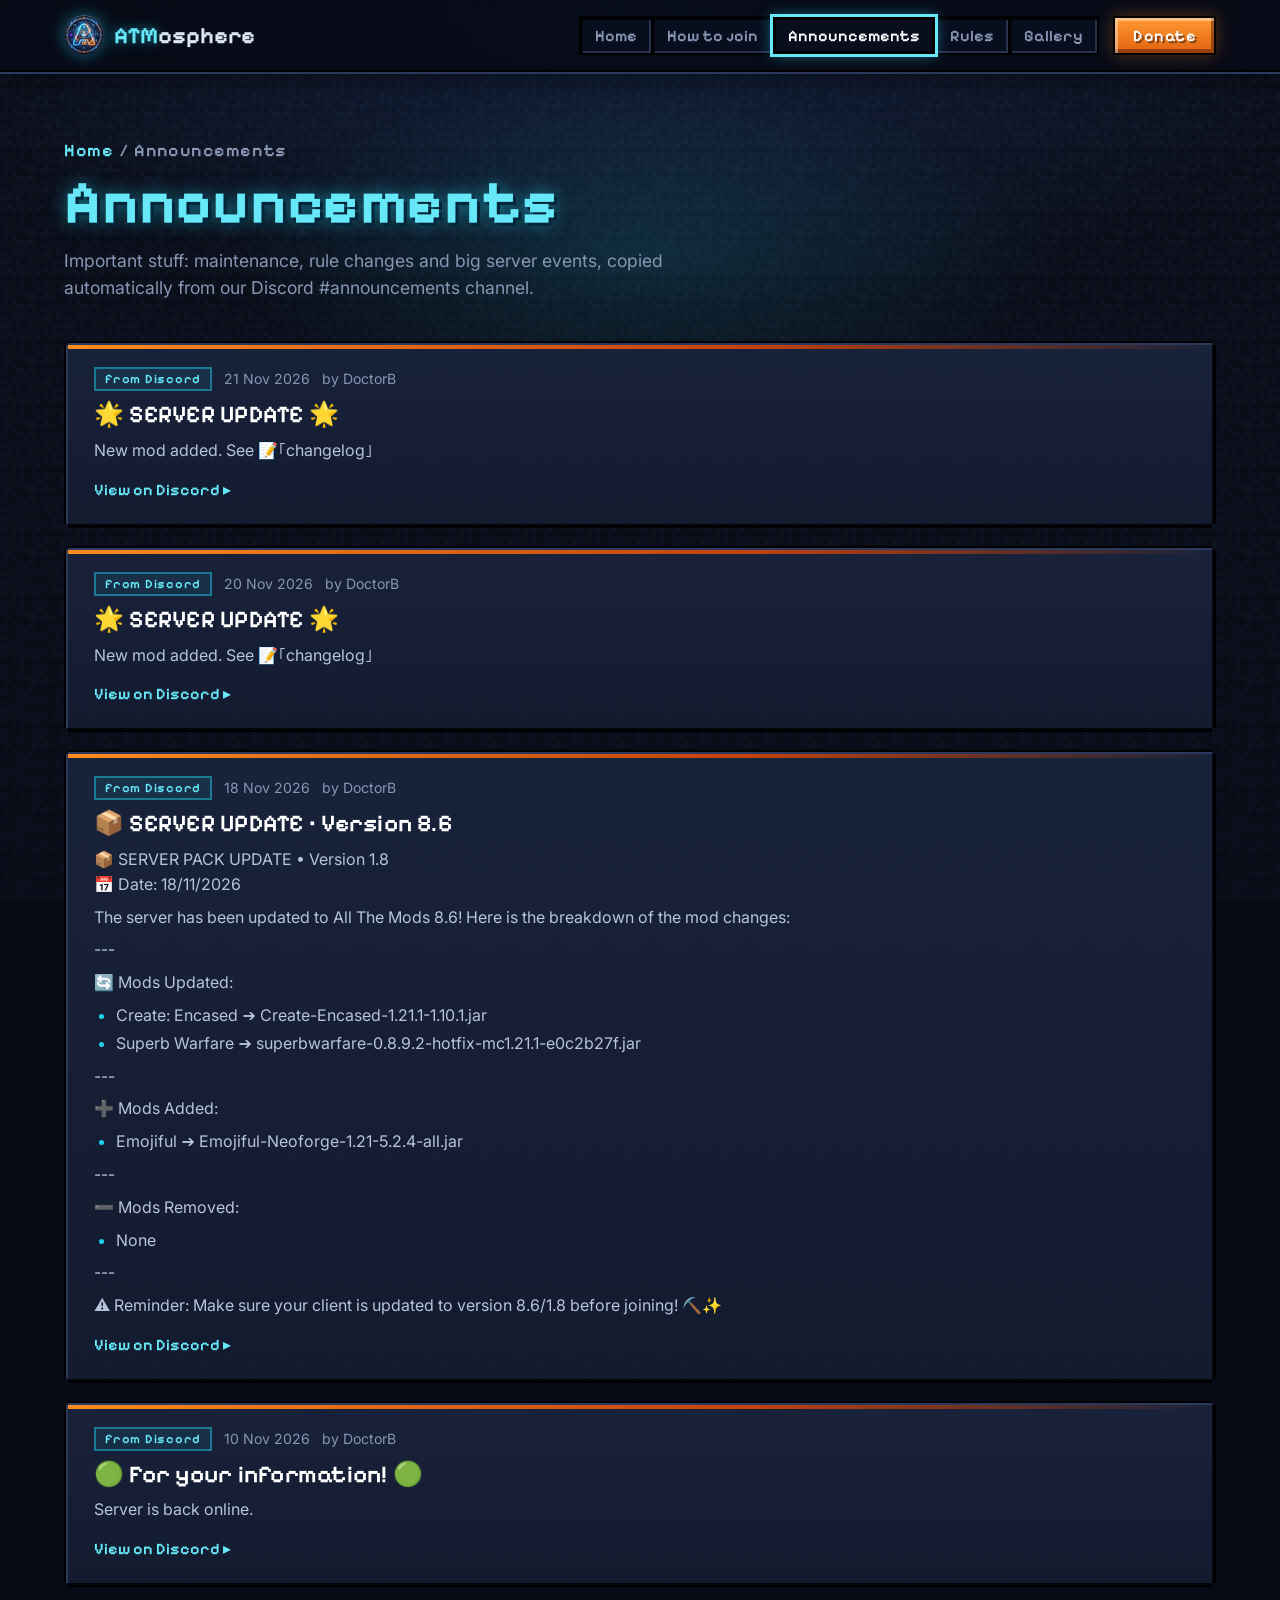
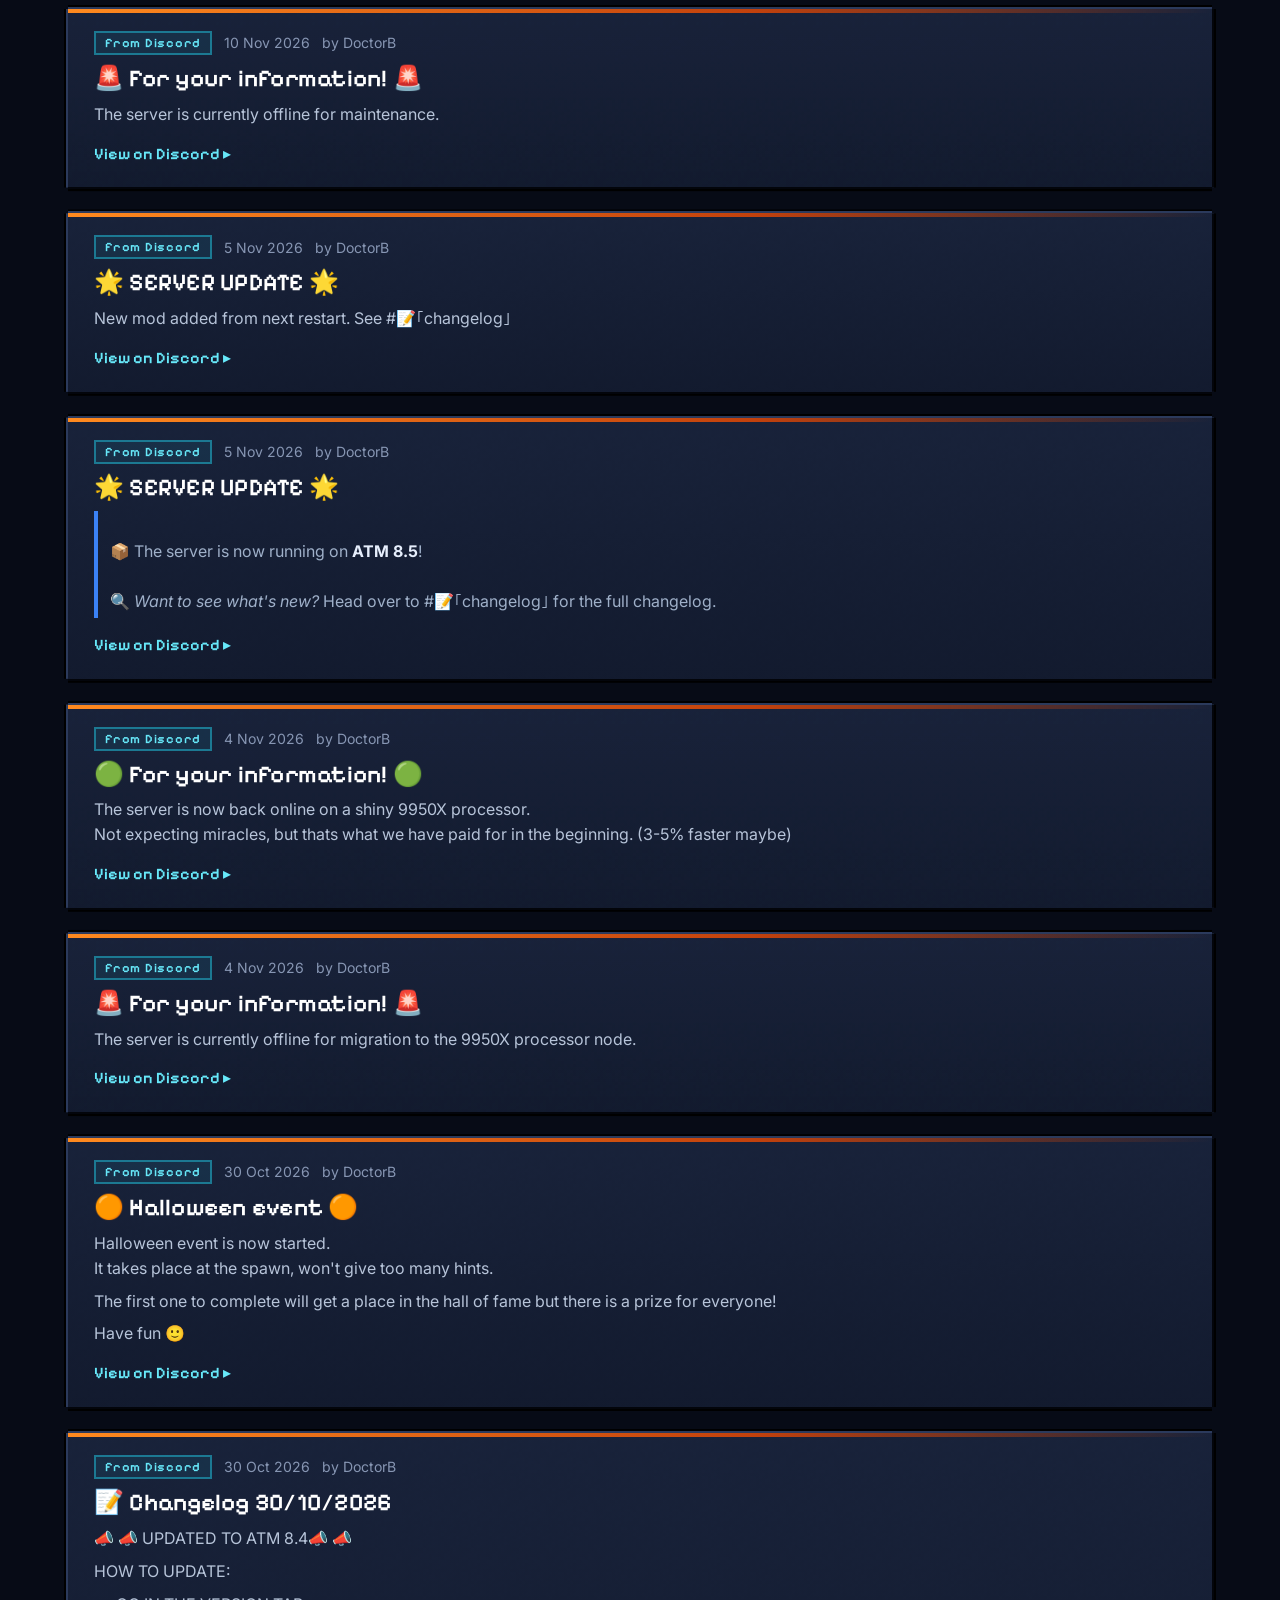
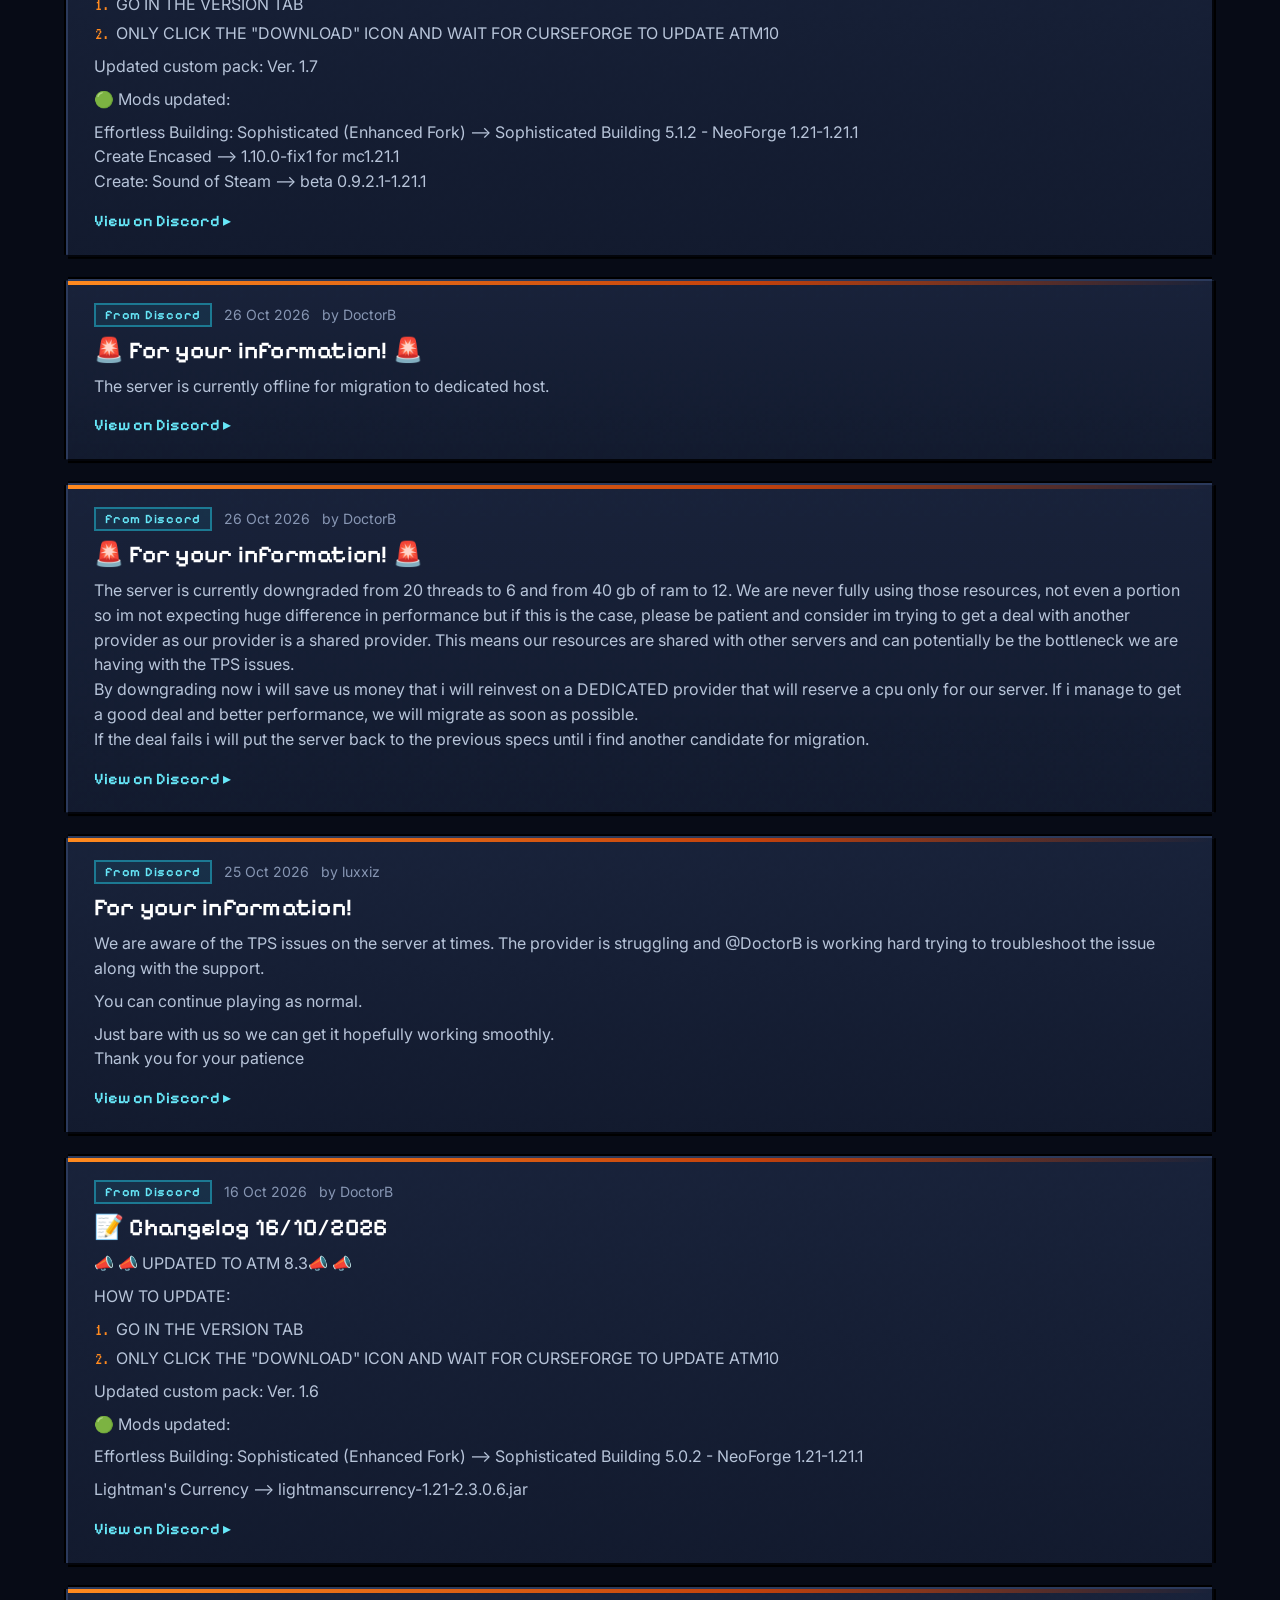
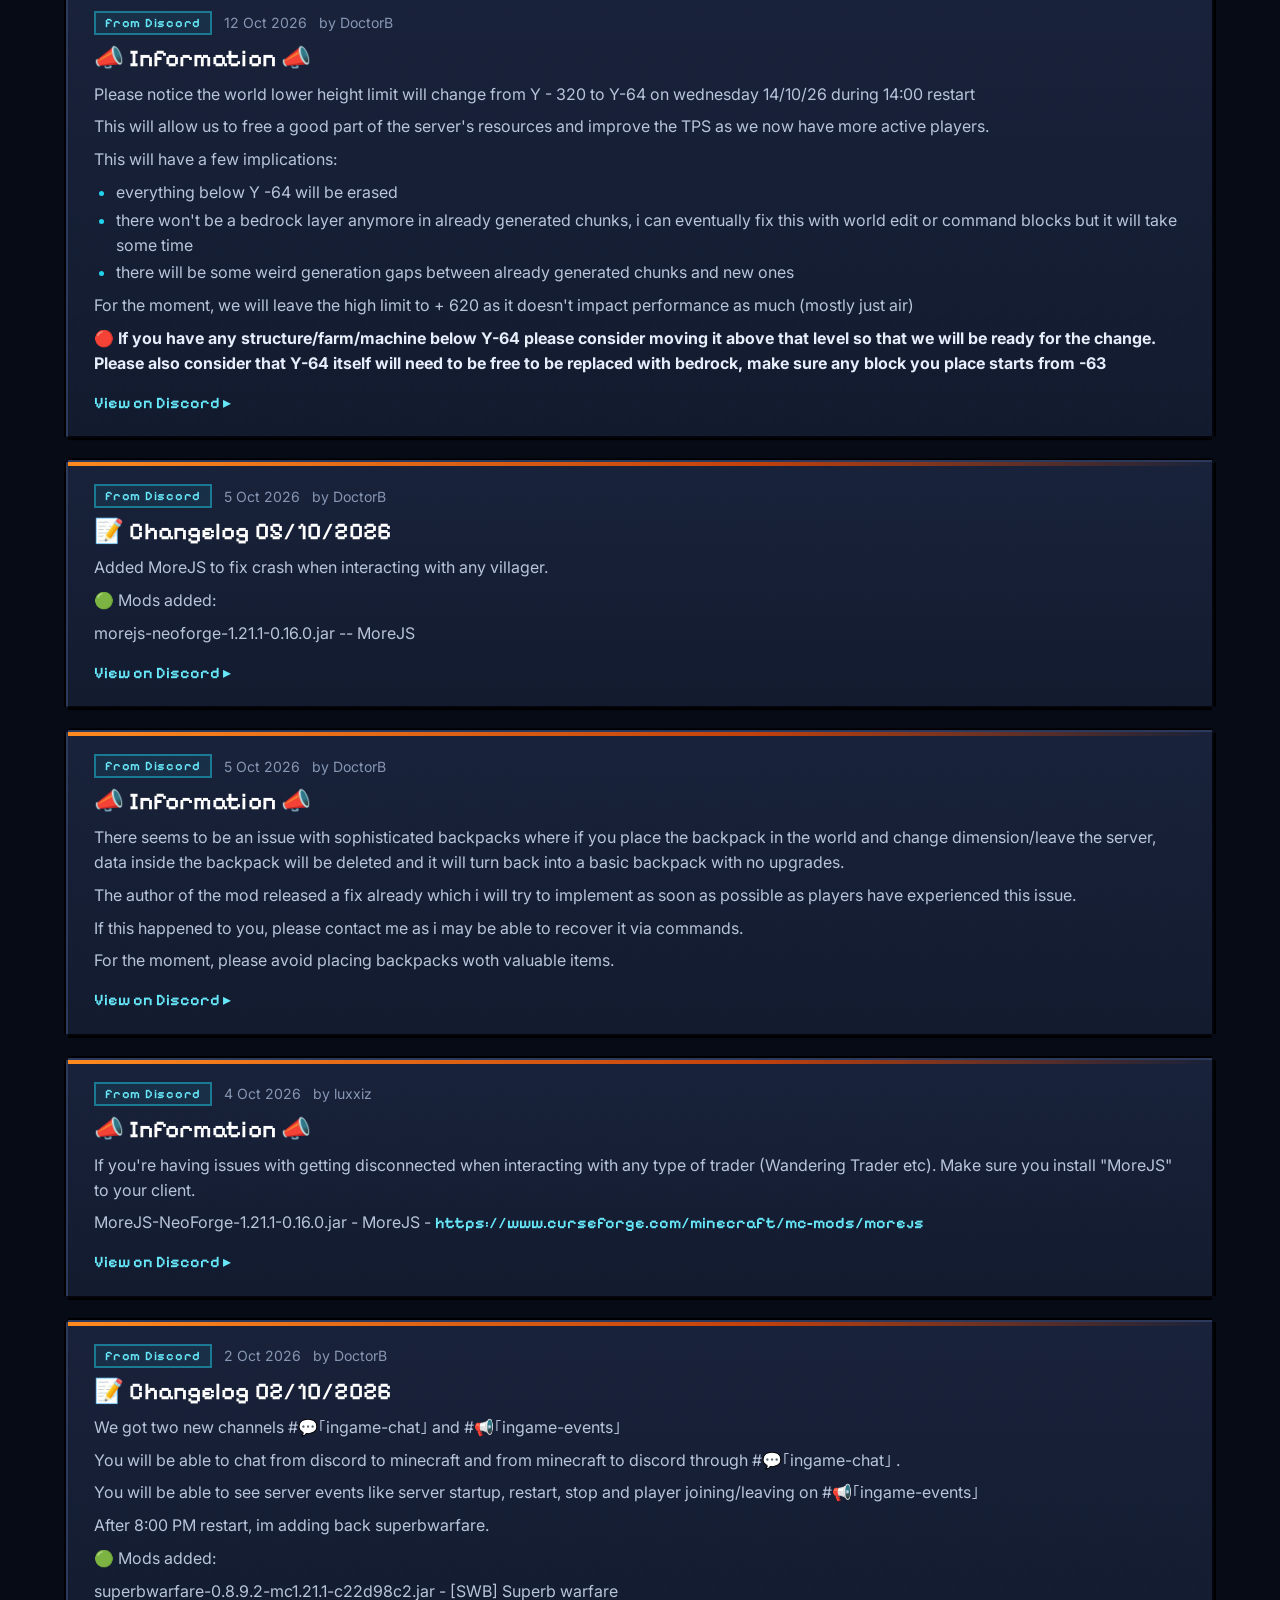
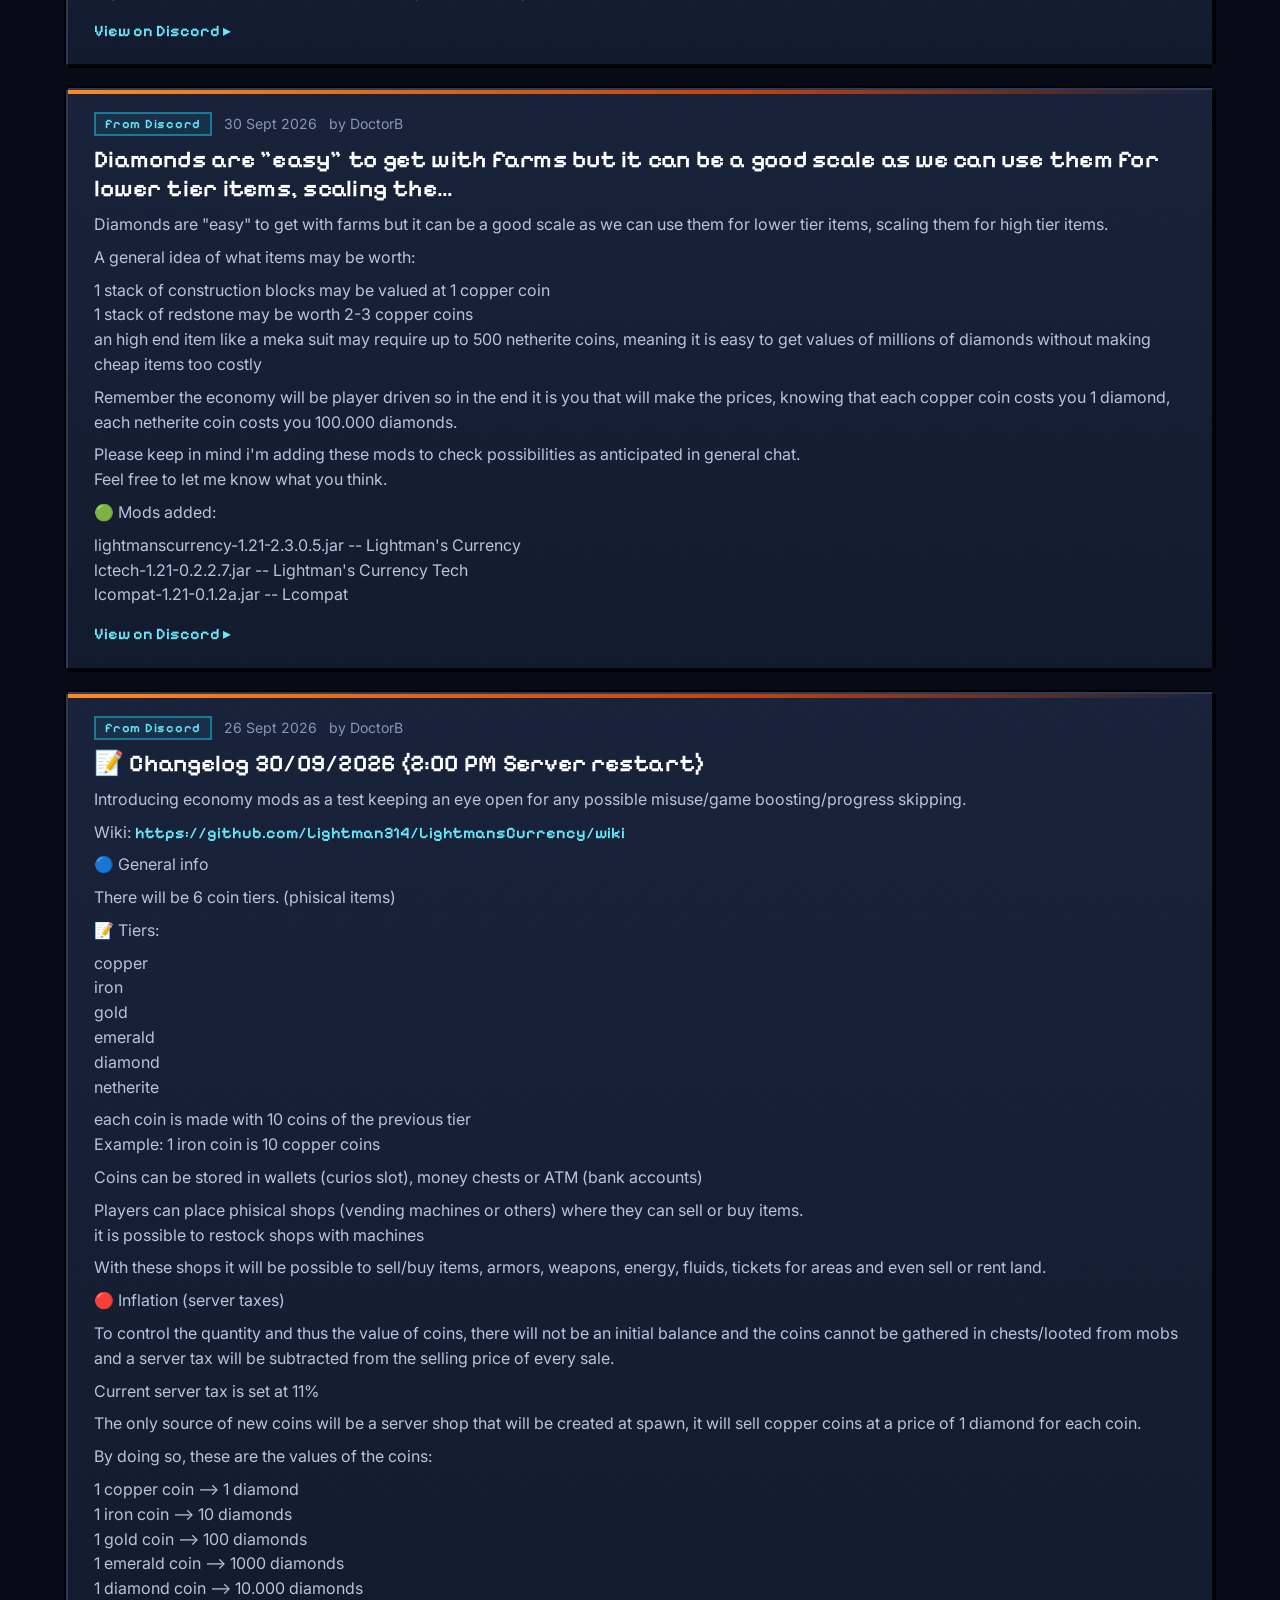
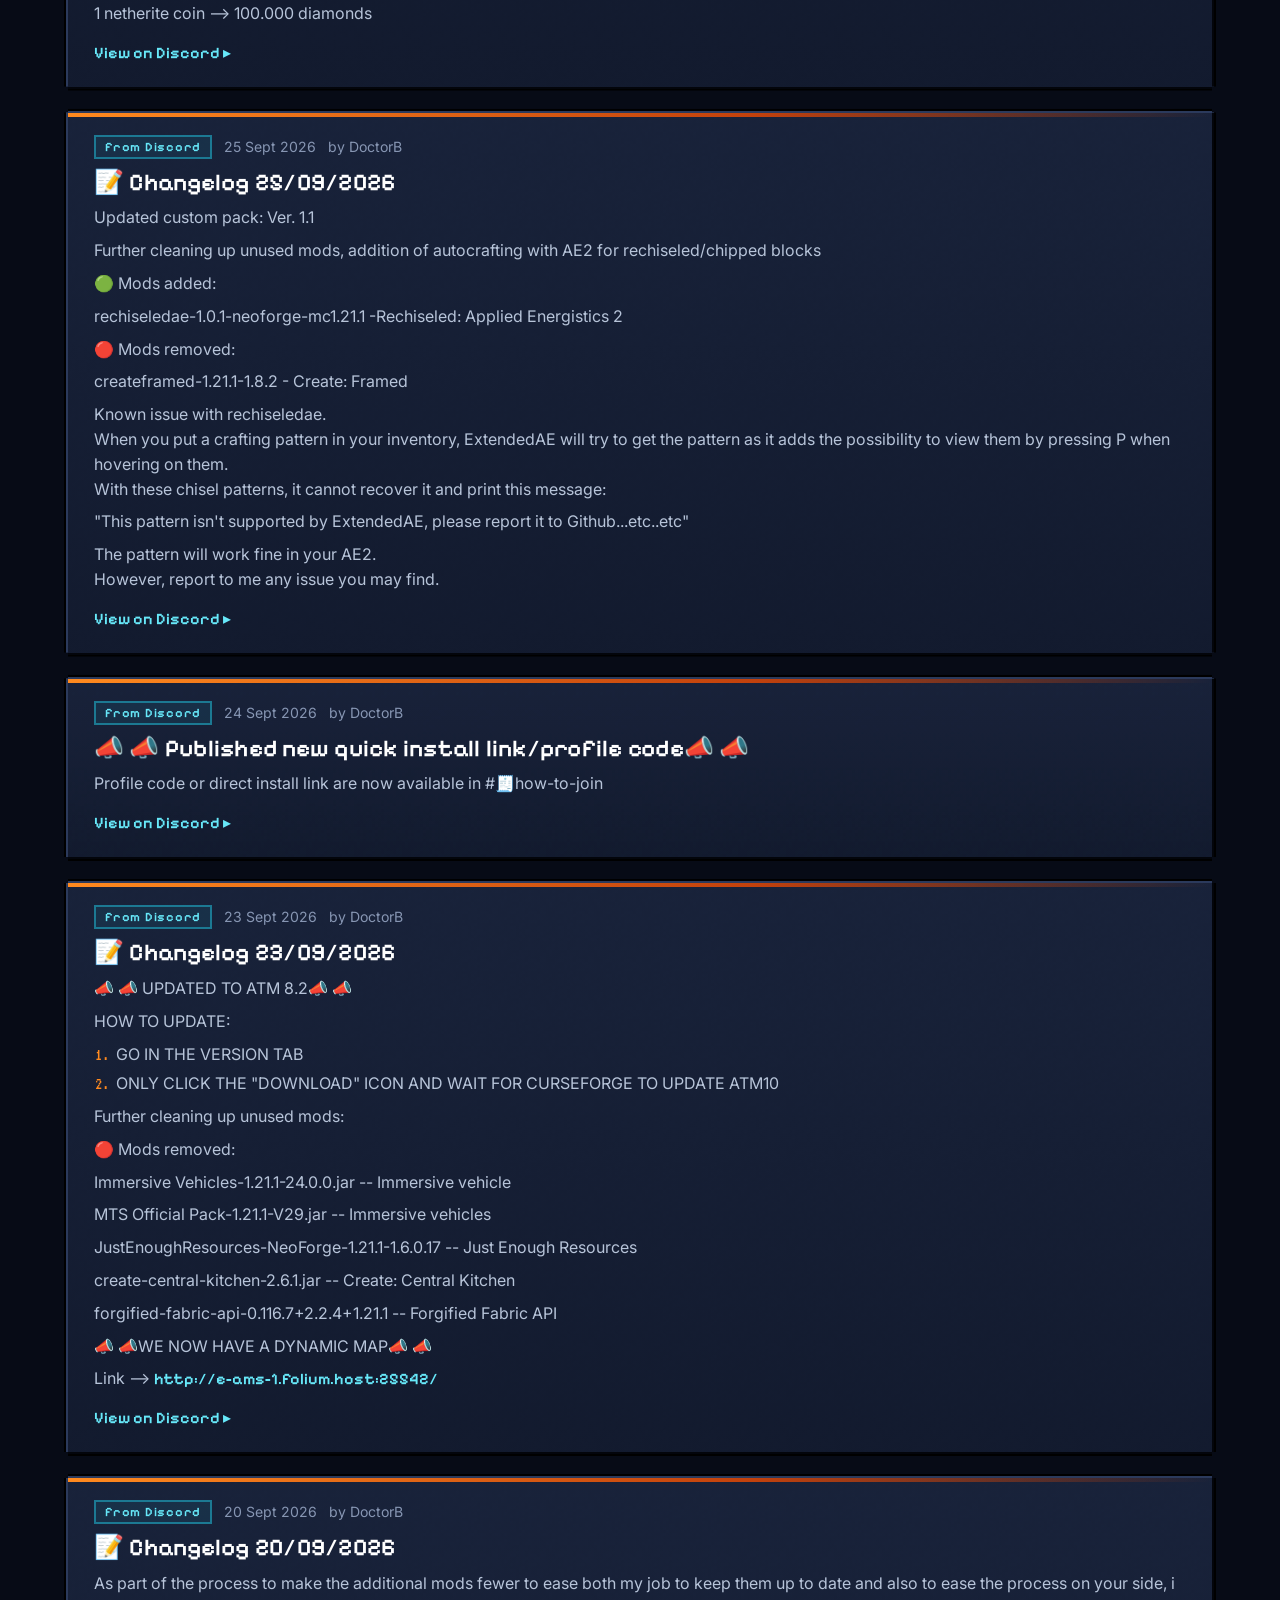
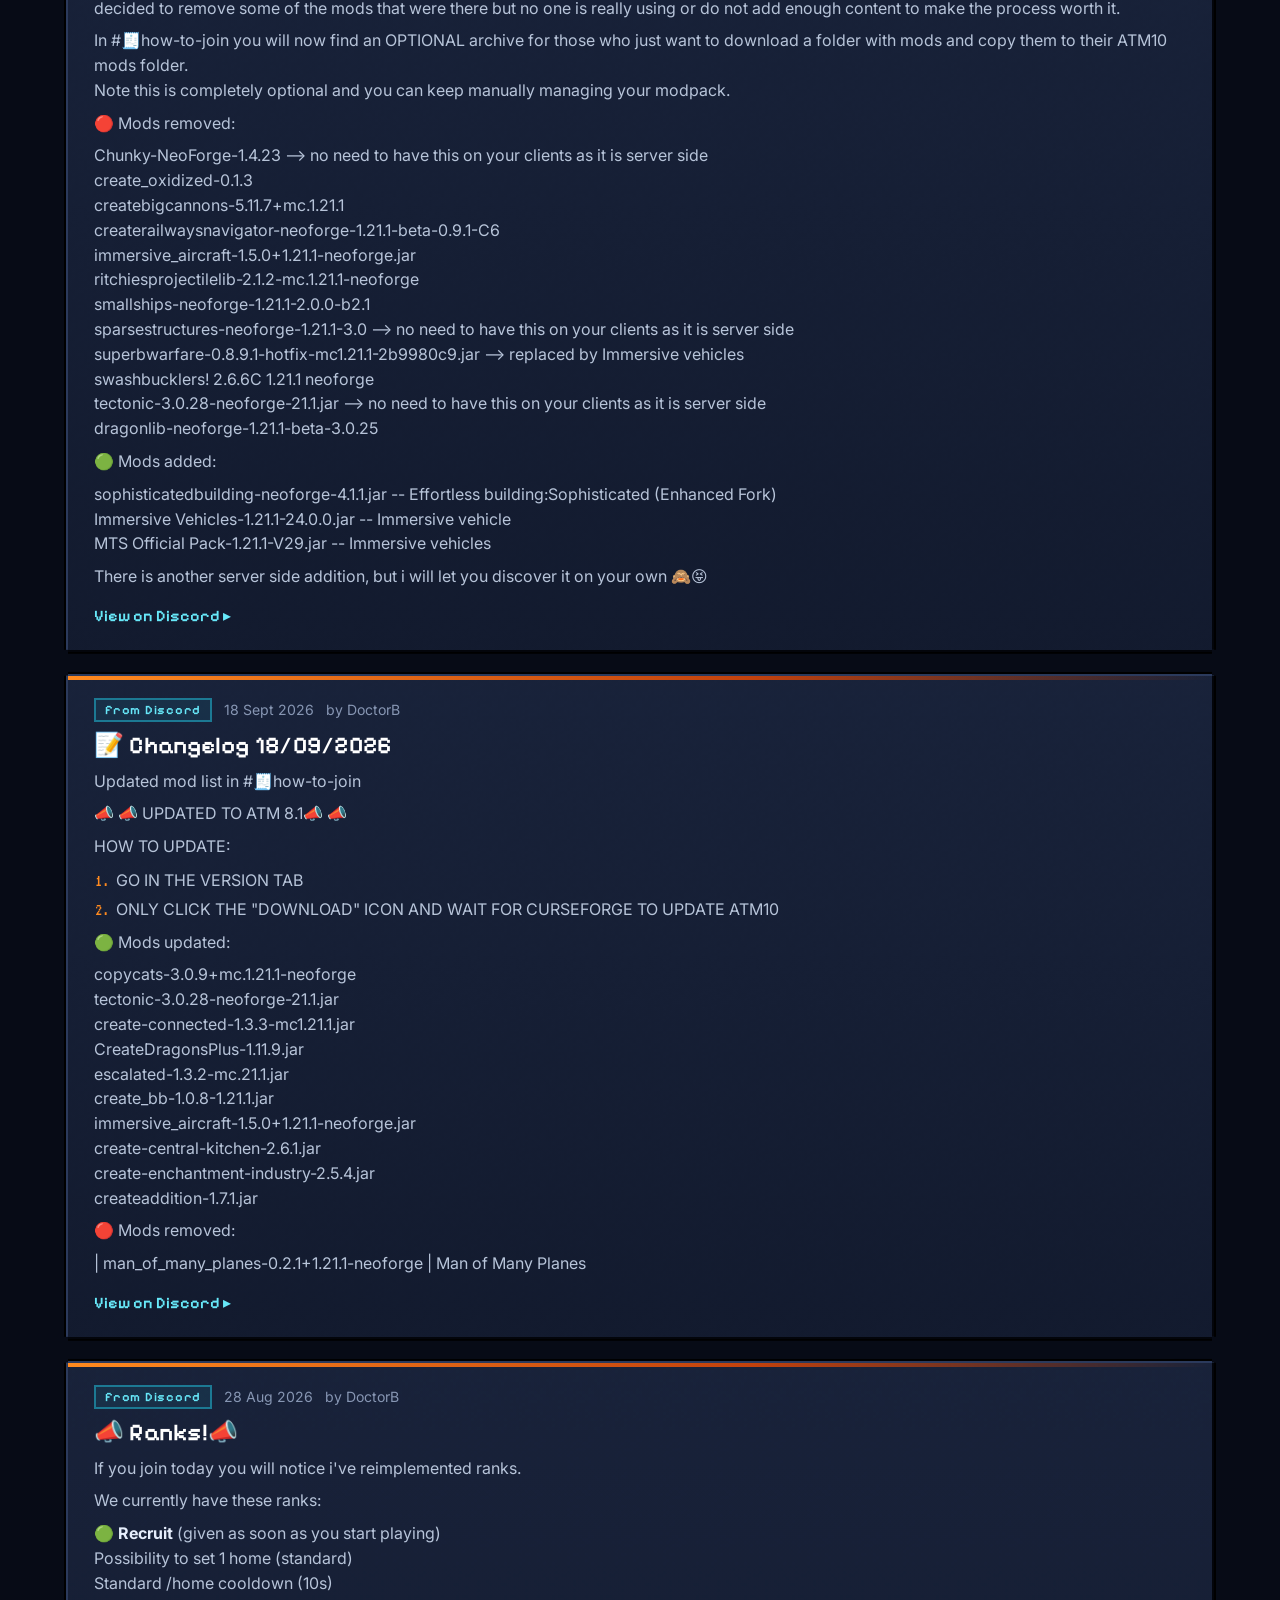
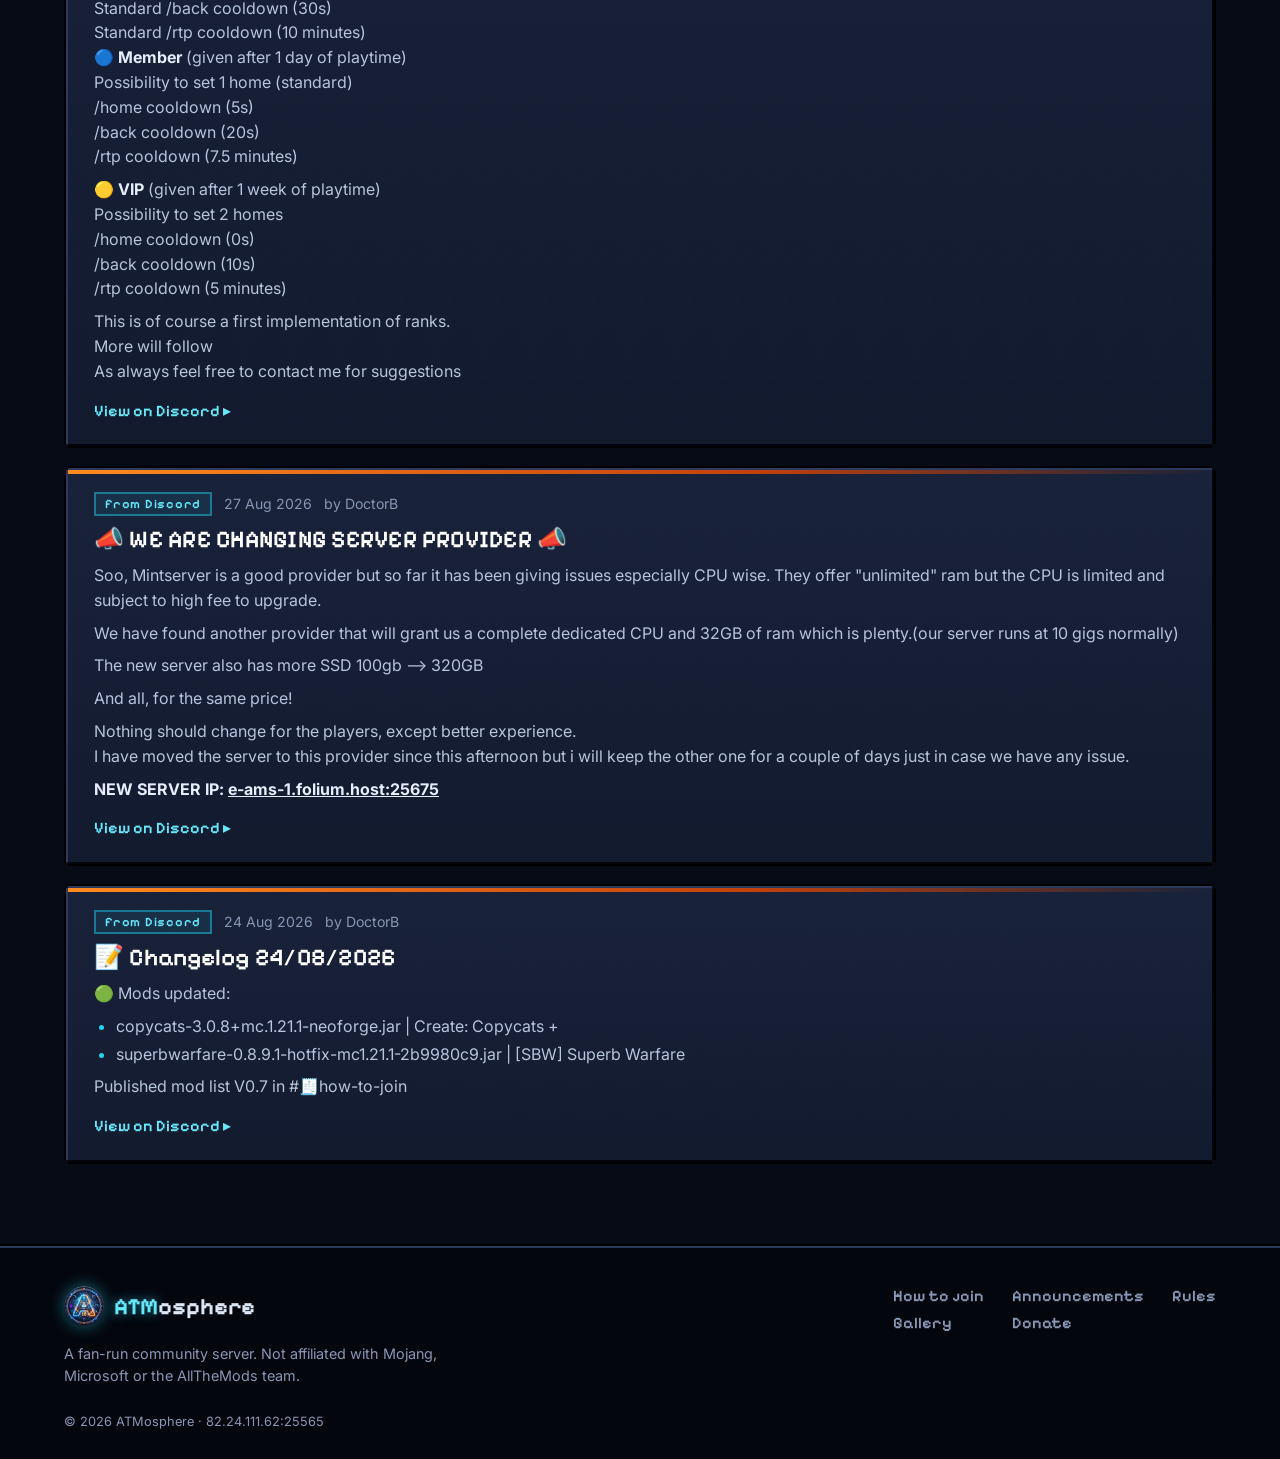
<file: site/announcements.html>
<!DOCTYPE html>
<html lang="en">
<head>
<meta charset="utf-8">
<meta name="viewport" content="width=device-width, initial-scale=1">
<title>Announcements · ATMosphere</title>
<meta name="description" content="ATMosphere, an AllTheMods 10 community Minecraft server.">
<link rel="icon" href="assets/atmosphere-logo-128.png">
<link rel="preconnect" href="https://fonts.googleapis.com">
<link rel="preconnect" href="https://fonts.gstatic.com" crossorigin>
<link href="https://fonts.googleapis.com/css2?family=Pixelify+Sans:wght@500;600;700&family=VT323&family=Inter:wght@400;500;600&display=swap" rel="stylesheet">
<link rel="stylesheet" href="css/style.css?v=ad934691">
</head>
<body data-page="announcements">
<div class="mock-banner" id="placeholder-banner" hidden></div>

<header class="topbar">
  <div class="wrap topbar-inner">
    <a href="index.html" class="brand">
      <img src="assets/atmosphere-logo-128.webp" alt="" width="40" height="40">
      <span><span class="atm">ATM</span>osphere</span>
    </a>
    <input type="checkbox" id="navtoggle" class="navtoggle" aria-label="Menu">
    <label for="navtoggle" class="burger" aria-hidden="true"><span></span><span></span><span></span></label>
    <nav class="nav hotbar" aria-label="Main">
      <a href="index.html" class="slot">Home</a>
      <a href="join.html" class="slot">How to join</a>
      <a href="announcements.html" class="slot active">Announcements</a>
      <a href="rules.html" class="slot">Rules</a>
      <a href="gallery.html" class="slot">Gallery</a>
      <a href="donate.html" class="mc-btn mc-btn-orange nav-donate">Donate</a>
    </nav>
  </div>
</header>
<main>
  <section class="page-hero"><div class="wrap">
    <p class="crumb"><a href="index.html">Home</a> / Announcements</p>
    <h1><span class="hl">Announcements</span></h1>
    <p>Important stuff: maintenance, rule changes and big server events, copied automatically from our Discord #announcements channel.</p>
  </div></section>
  <section class="wrap">
    <div class="feed ann" id="feed" data-src="data/announcements.json" data-label="announcements"><div class="panel state-msg">Loading announcements…</div></div>
  </section>
</main>
<footer class="footer">
  <div class="wrap footer-inner">
    <div>
      <a href="index.html" class="brand">
        <img src="assets/atmosphere-logo-128.webp" alt="" width="40" height="40">
        <span><span class="atm">ATM</span>osphere</span>
      </a>
      <p class="muted">A fan-run community server. Not affiliated with Mojang, Microsoft or the AllTheMods team.</p>
    </div>
    <nav class="footer-nav" aria-label="Footer">
      <a href="join.html">How to join</a><a href="announcements.html">Announcements</a>
      <a href="rules.html">Rules</a><a href="gallery.html">Gallery</a><a href="donate.html">Donate</a>
    </nav>
  </div>
  <div class="wrap muted small">© <span data-year>2026</span> ATMosphere · <span data-cfg-text="server_address">82.24.111.62:25565</span></div>
</footer>
<script src="js/common.js?v=1c271dff"></script>
<script src="js/feed.js?v=34e116e7"></script>
</body>
</html>
</file>
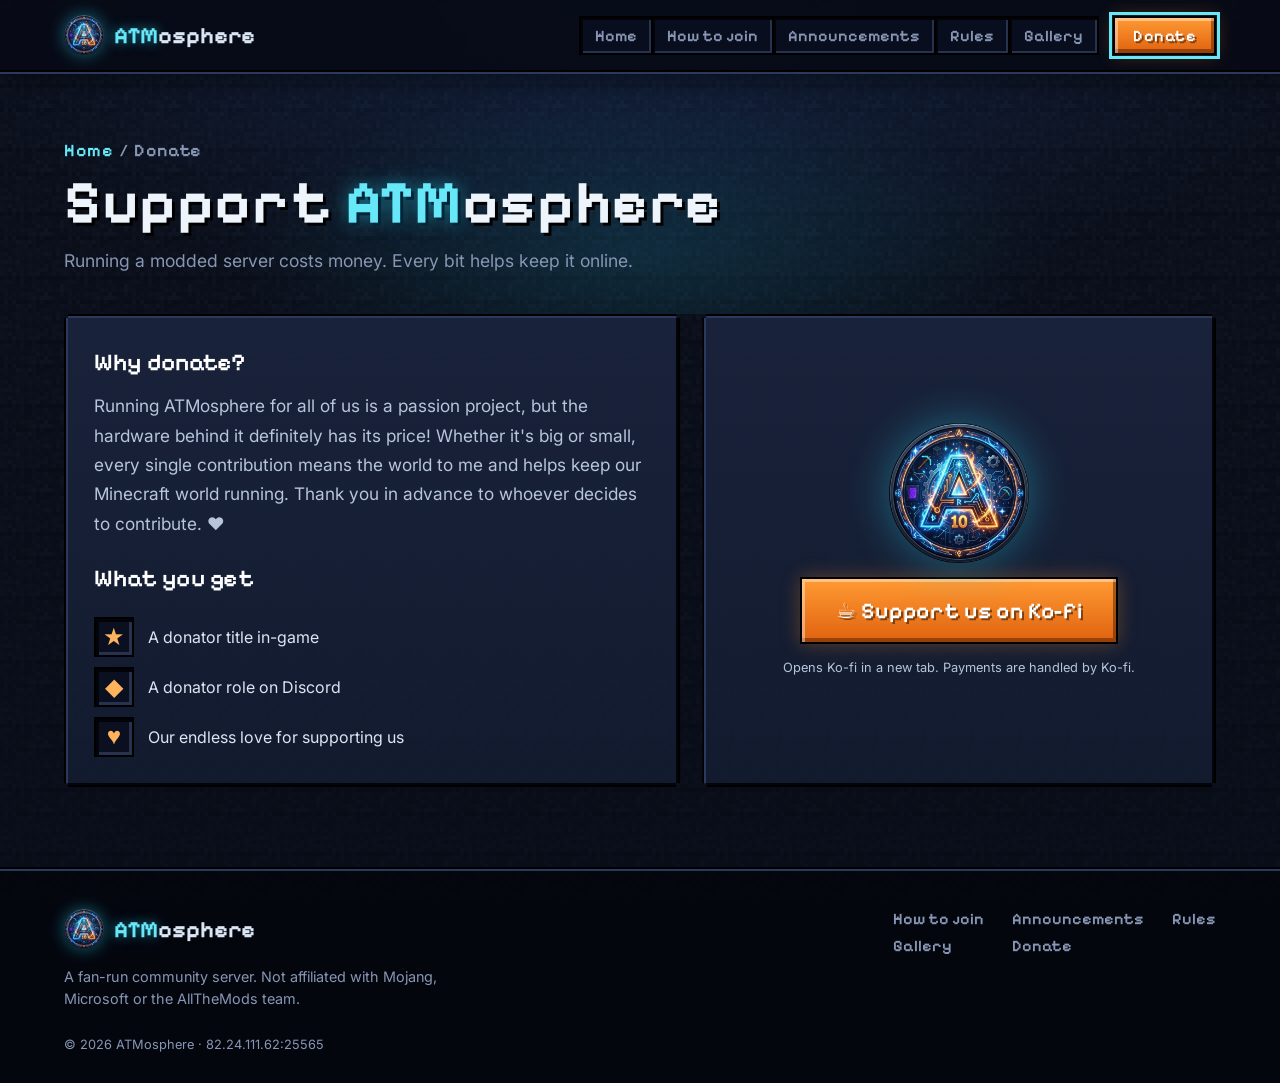
<file: site/donate.html>
<!DOCTYPE html>
<html lang="en">
<head>
<meta charset="utf-8">
<meta name="viewport" content="width=device-width, initial-scale=1">
<title>Donate · ATMosphere</title>
<meta name="description" content="ATMosphere, an AllTheMods 10 community Minecraft server.">
<link rel="icon" href="assets/atmosphere-logo-128.png">
<link rel="preconnect" href="https://fonts.googleapis.com">
<link rel="preconnect" href="https://fonts.gstatic.com" crossorigin>
<link href="https://fonts.googleapis.com/css2?family=Pixelify+Sans:wght@500;600;700&family=VT323&family=Inter:wght@400;500;600&display=swap" rel="stylesheet">
<link rel="stylesheet" href="css/style.css?v=ad934691">
</head>
<body data-page="donate">
<div class="mock-banner" id="placeholder-banner" hidden></div>

<header class="topbar">
  <div class="wrap topbar-inner">
    <a href="index.html" class="brand">
      <img src="assets/atmosphere-logo-128.webp" alt="" width="40" height="40">
      <span><span class="atm">ATM</span>osphere</span>
    </a>
    <input type="checkbox" id="navtoggle" class="navtoggle" aria-label="Menu">
    <label for="navtoggle" class="burger" aria-hidden="true"><span></span><span></span><span></span></label>
    <nav class="nav hotbar" aria-label="Main">
      <a href="index.html" class="slot">Home</a>
      <a href="join.html" class="slot">How to join</a>
      <a href="announcements.html" class="slot">Announcements</a>
      <a href="rules.html" class="slot">Rules</a>
      <a href="gallery.html" class="slot">Gallery</a>
      <a href="donate.html" class="mc-btn mc-btn-orange nav-donate active">Donate</a>
    </nav>
  </div>
</header>
<main>
  <section class="page-hero"><div class="wrap">
    <p class="crumb"><a href="index.html">Home</a> / Donate</p>
    <h1>Support <span class="hl">ATM</span>osphere</h1>
    <p>Running a modded server costs money. Every bit helps keep it online.</p>
  </div></section>
  <section class="wrap">
    <div class="donate-grid">
      <div class="panel">
        <h2>Why donate?</h2>
        <p id="donate-intro" data-cfg-text="donate_intro">Running ATMosphere for all of us is a passion project, but the hardware behind it definitely has its price! Whether it's big or small, every single contribution means the world to me and helps keep our Minecraft world running. Thank you in advance to whoever decides to contribute. ❤️</p>
        <h2 class="perks-title">What you get</h2>
        <ul class="perks">
          <li><span class="mc-slot" aria-hidden="true">★</span>A donator title in-game</li>
          <li><span class="mc-slot" aria-hidden="true">◆</span>A donator role on Discord</li>
          <li><span class="mc-slot" aria-hidden="true">♥</span>Our endless love for supporting us</li>
        </ul>
      </div>
      <div class="panel kofi-box">
        <img src="assets/atmosphere-logo-512.webp" alt="" width="140" height="140">
        <a href="https://ko-fi.com/xdoctorbx" data-cfg-href="kofi_url" target="_blank" rel="noopener" class="mc-btn mc-btn-orange huge">☕ Support us on Ko-fi</a>
        <p class="muted small">Opens Ko-fi in a new tab. Payments are handled by Ko-fi.</p>
      </div>
    </div>
  </section>
</main>
<footer class="footer">
  <div class="wrap footer-inner">
    <div>
      <a href="index.html" class="brand">
        <img src="assets/atmosphere-logo-128.webp" alt="" width="40" height="40">
        <span><span class="atm">ATM</span>osphere</span>
      </a>
      <p class="muted">A fan-run community server. Not affiliated with Mojang, Microsoft or the AllTheMods team.</p>
    </div>
    <nav class="footer-nav" aria-label="Footer">
      <a href="join.html">How to join</a><a href="announcements.html">Announcements</a>
      <a href="rules.html">Rules</a><a href="gallery.html">Gallery</a><a href="donate.html">Donate</a>
    </nav>
  </div>
  <div class="wrap muted small">© <span data-year>2026</span> ATMosphere · <span data-cfg-text="server_address">82.24.111.62:25565</span></div>
</footer>
<script src="js/common.js?v=1c271dff"></script>

</body>
</html>
</file>
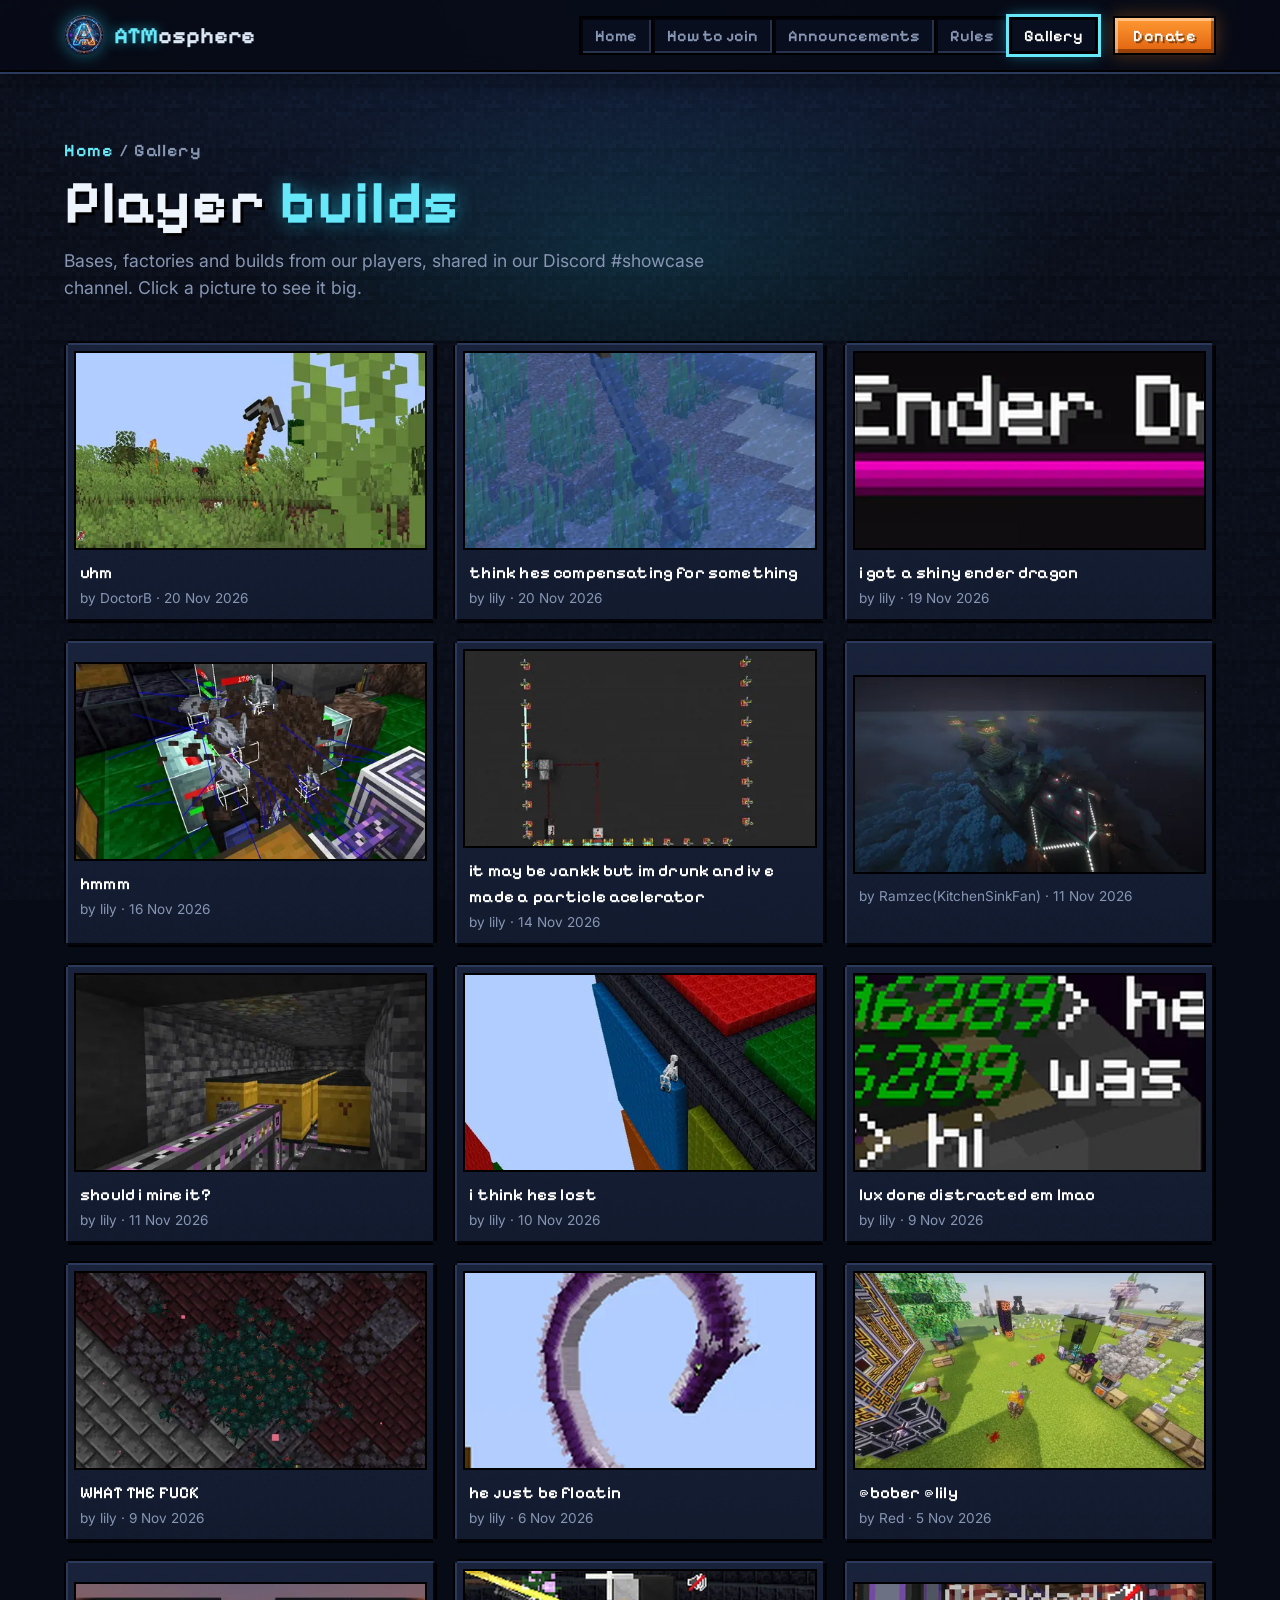
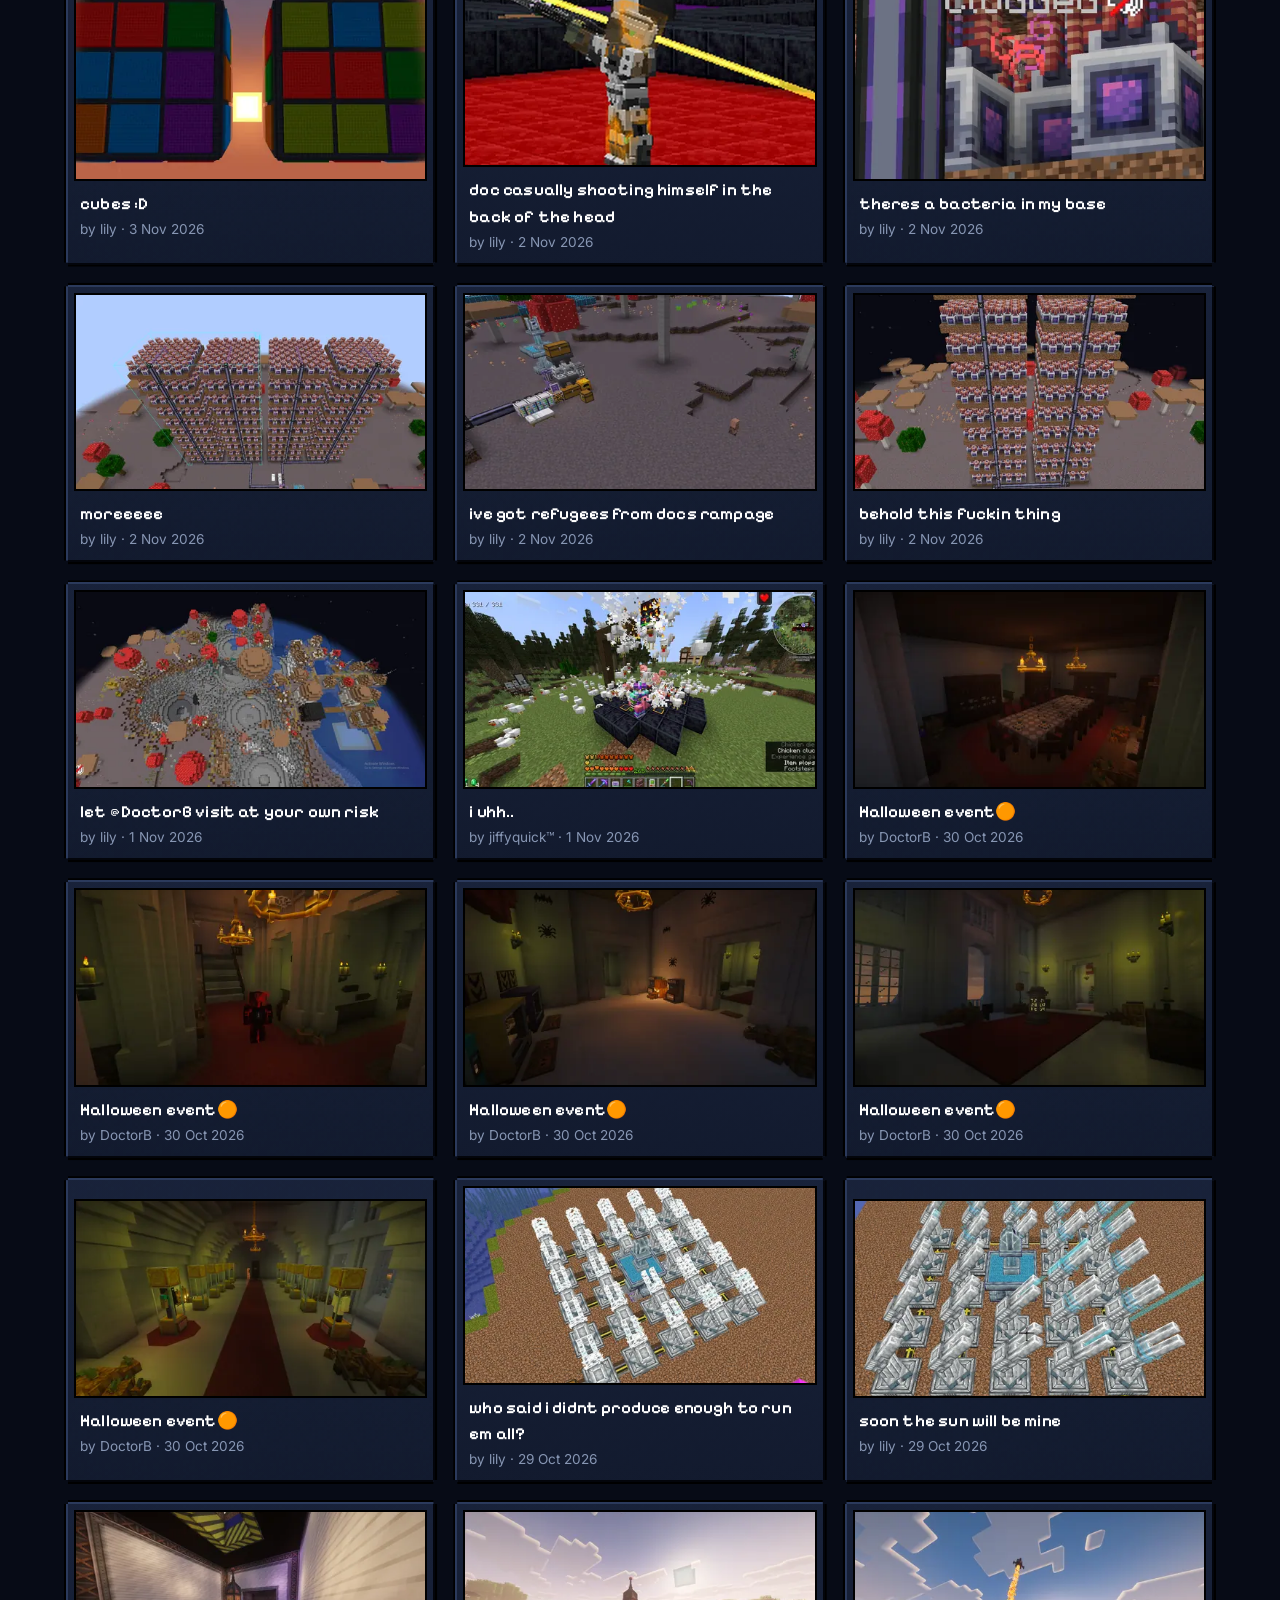
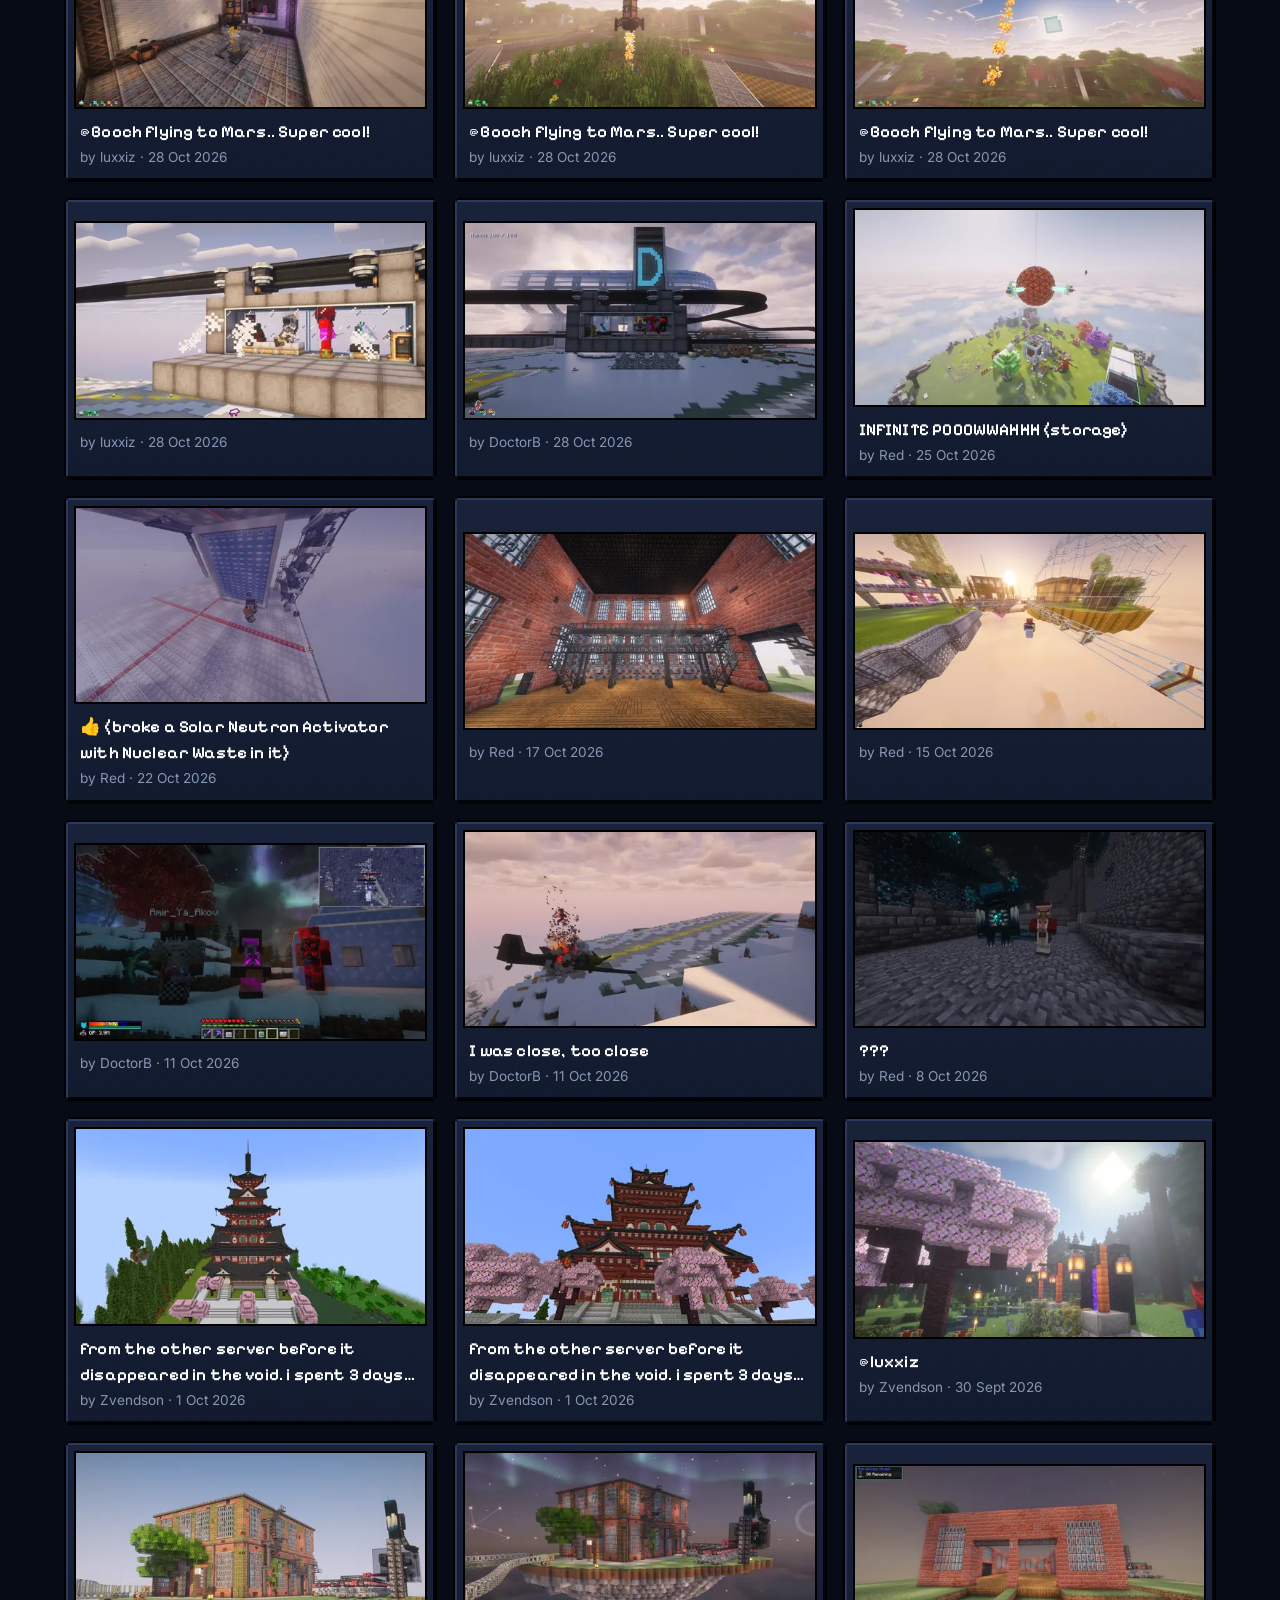
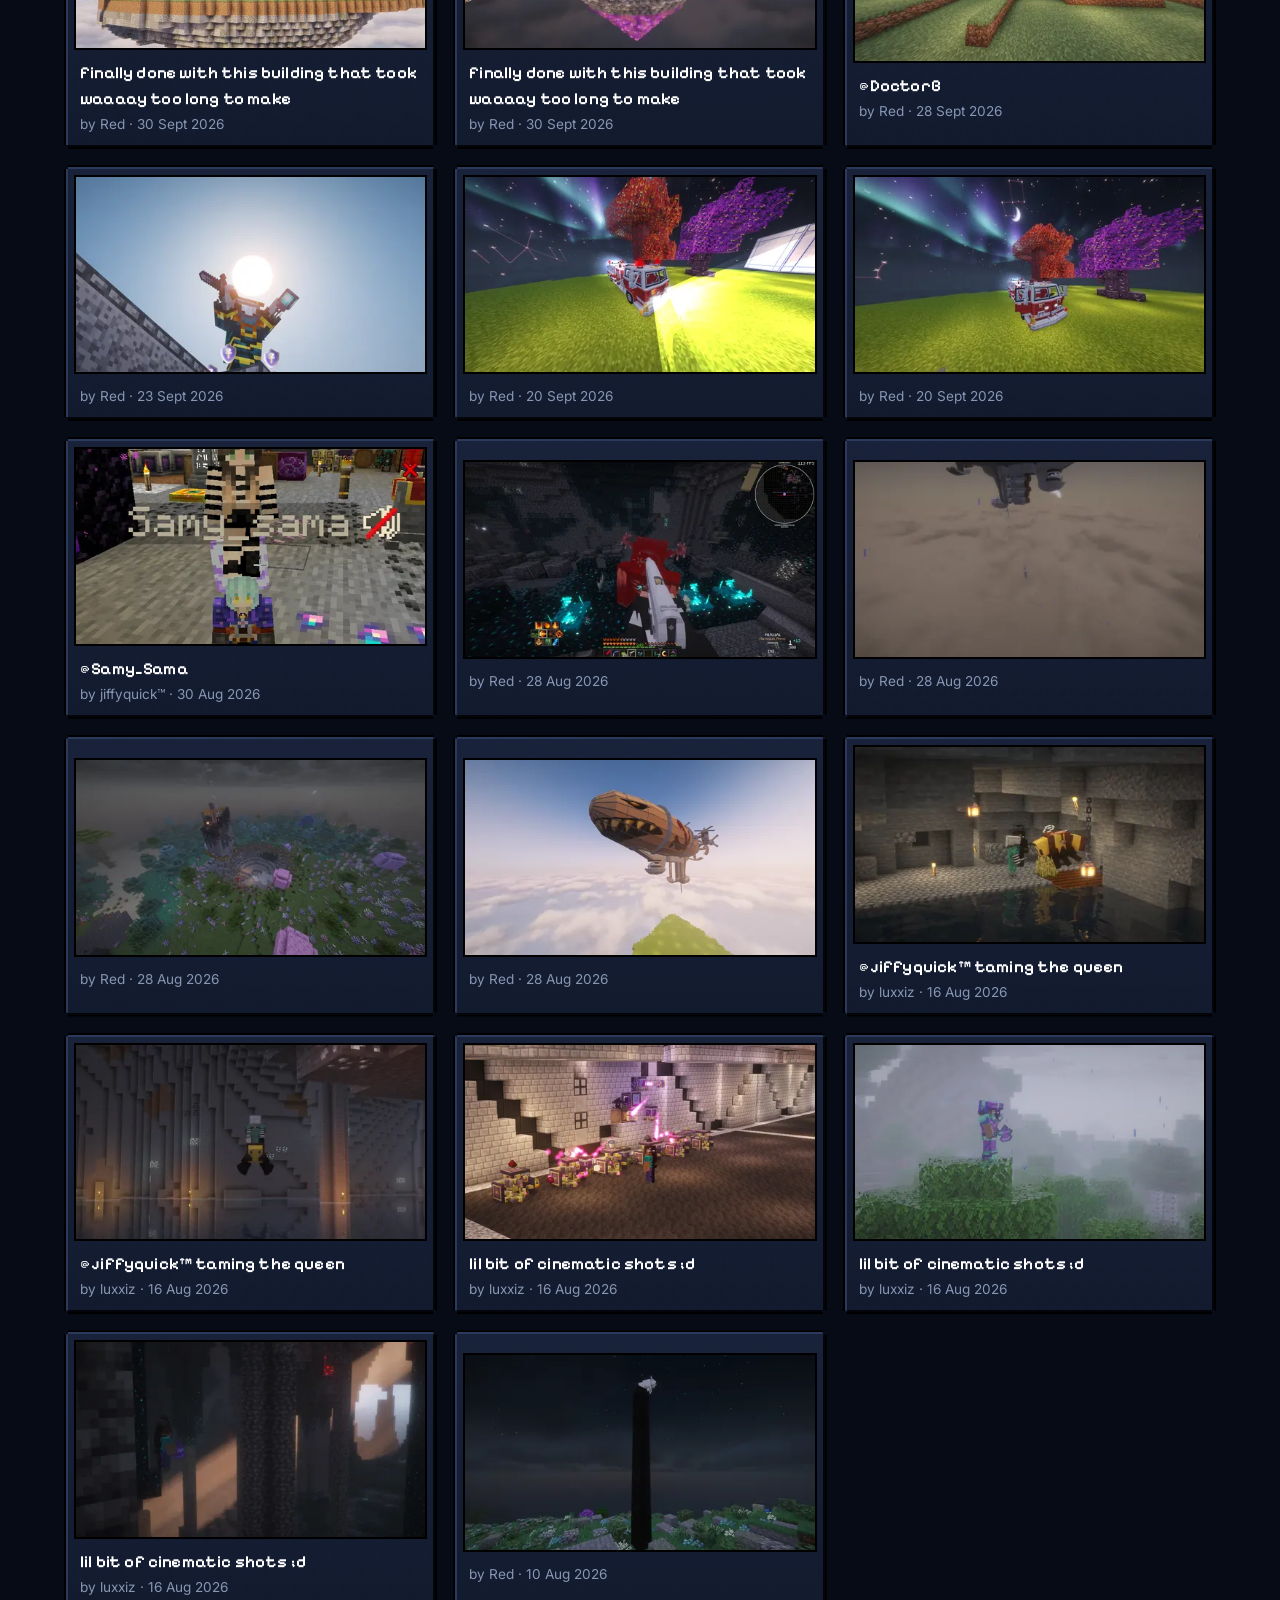
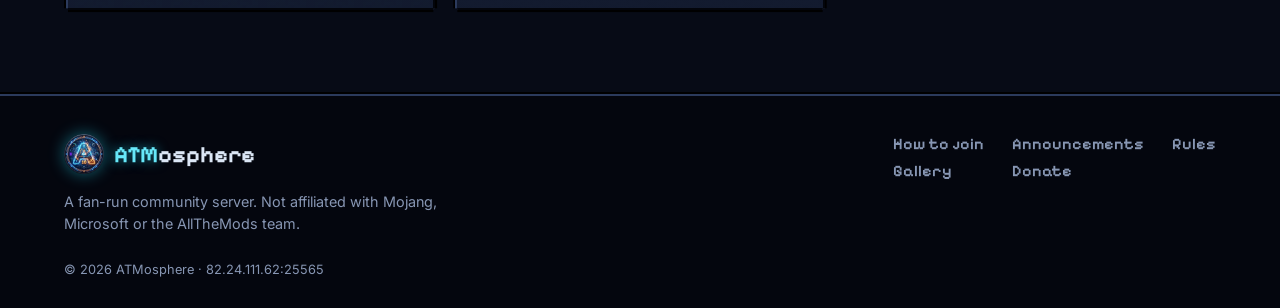
<file: site/gallery.html>
<!DOCTYPE html>
<html lang="en">
<head>
<meta charset="utf-8">
<meta name="viewport" content="width=device-width, initial-scale=1">
<title>Gallery · ATMosphere</title>
<meta name="description" content="ATMosphere, an AllTheMods 10 community Minecraft server.">
<link rel="icon" href="assets/atmosphere-logo-128.png">
<link rel="preconnect" href="https://fonts.googleapis.com">
<link rel="preconnect" href="https://fonts.gstatic.com" crossorigin>
<link href="https://fonts.googleapis.com/css2?family=Pixelify+Sans:wght@500;600;700&family=VT323&family=Inter:wght@400;500;600&display=swap" rel="stylesheet">
<link rel="stylesheet" href="css/style.css?v=ad934691">
</head>
<body data-page="gallery">
<div class="mock-banner" id="placeholder-banner" hidden></div>

<header class="topbar">
  <div class="wrap topbar-inner">
    <a href="index.html" class="brand">
      <img src="assets/atmosphere-logo-128.webp" alt="" width="40" height="40">
      <span><span class="atm">ATM</span>osphere</span>
    </a>
    <input type="checkbox" id="navtoggle" class="navtoggle" aria-label="Menu">
    <label for="navtoggle" class="burger" aria-hidden="true"><span></span><span></span><span></span></label>
    <nav class="nav hotbar" aria-label="Main">
      <a href="index.html" class="slot">Home</a>
      <a href="join.html" class="slot">How to join</a>
      <a href="announcements.html" class="slot">Announcements</a>
      <a href="rules.html" class="slot">Rules</a>
      <a href="gallery.html" class="slot active">Gallery</a>
      <a href="donate.html" class="mc-btn mc-btn-orange nav-donate">Donate</a>
    </nav>
  </div>
</header>
<main>
  <section class="page-hero"><div class="wrap">
    <p class="crumb"><a href="index.html">Home</a> / Gallery</p>
    <h1>Player <span class="hl">builds</span></h1>
    <p>Bases, factories and builds from our players, shared in our Discord #showcase channel. Click a picture to see it big.</p>
  </div></section>
  <section class="wrap">
    <div class="gallery" id="gallery"><div class="panel state-msg">Loading gallery…</div></div>
  </section>
  <div class="lightbox" id="lightbox" hidden role="dialog" aria-modal="true" aria-label="Picture viewer">
    <button type="button" class="mc-btn mc-btn-stone small lb-close" aria-label="Close">✕</button>
    <button type="button" class="mc-btn mc-btn-stone lb-prev" aria-label="Previous">◀</button>
    <div class="lb-inner">
      <img alt="">
      <div class="lb-cap"><div><h3></h3><p></p></div><div class="lb-side"><a class="link lb-link" target="_blank" rel="noopener">View on Discord ▸</a><span class="mods-count lb-count"></span></div></div>
    </div>
    <button type="button" class="mc-btn mc-btn-stone lb-next" aria-label="Next">▶</button>
  </div>
</main>
<footer class="footer">
  <div class="wrap footer-inner">
    <div>
      <a href="index.html" class="brand">
        <img src="assets/atmosphere-logo-128.webp" alt="" width="40" height="40">
        <span><span class="atm">ATM</span>osphere</span>
      </a>
      <p class="muted">A fan-run community server. Not affiliated with Mojang, Microsoft or the AllTheMods team.</p>
    </div>
    <nav class="footer-nav" aria-label="Footer">
      <a href="join.html">How to join</a><a href="announcements.html">Announcements</a>
      <a href="rules.html">Rules</a><a href="gallery.html">Gallery</a><a href="donate.html">Donate</a>
    </nav>
  </div>
  <div class="wrap muted small">© <span data-year>2026</span> ATMosphere · <span data-cfg-text="server_address">82.24.111.62:25565</span></div>
</footer>
<script src="js/common.js?v=1c271dff"></script>
<script src="js/gallery.js?v=c1bdf822"></script>
</body>
</html>
</file>
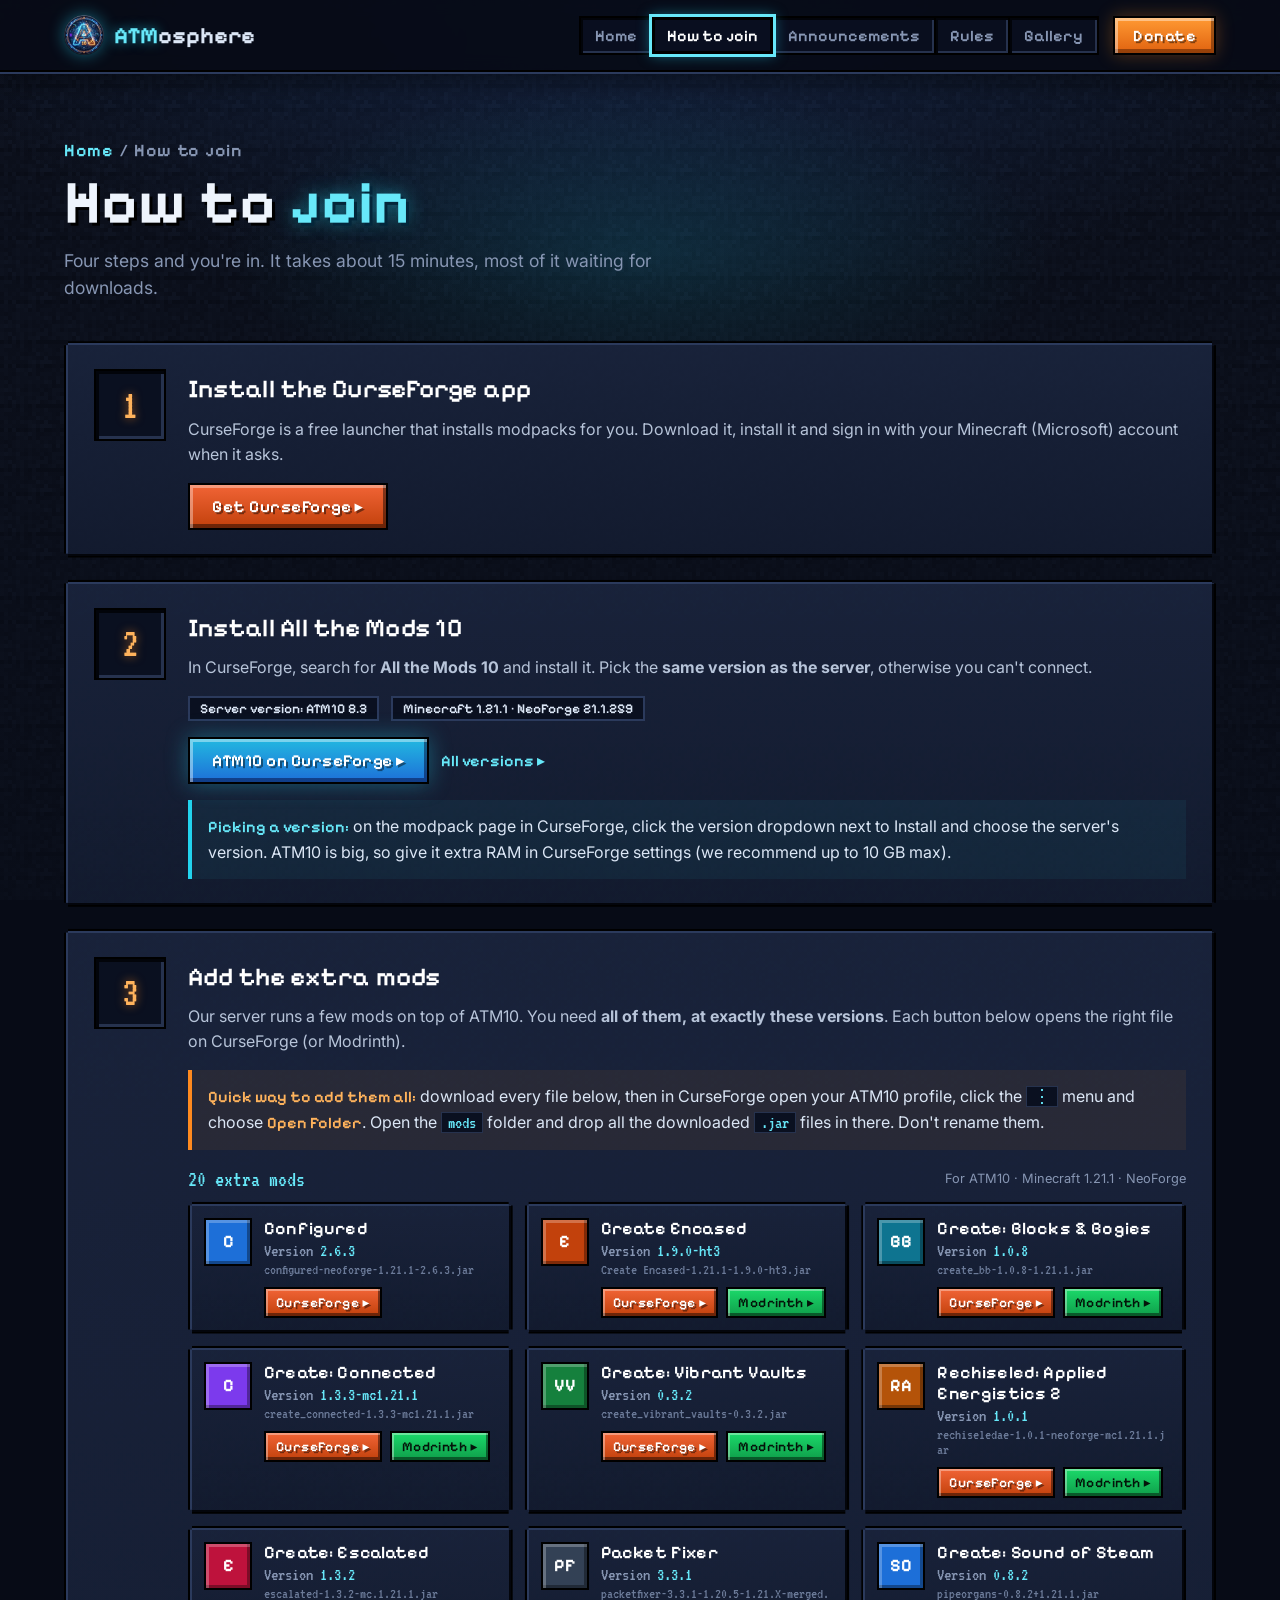
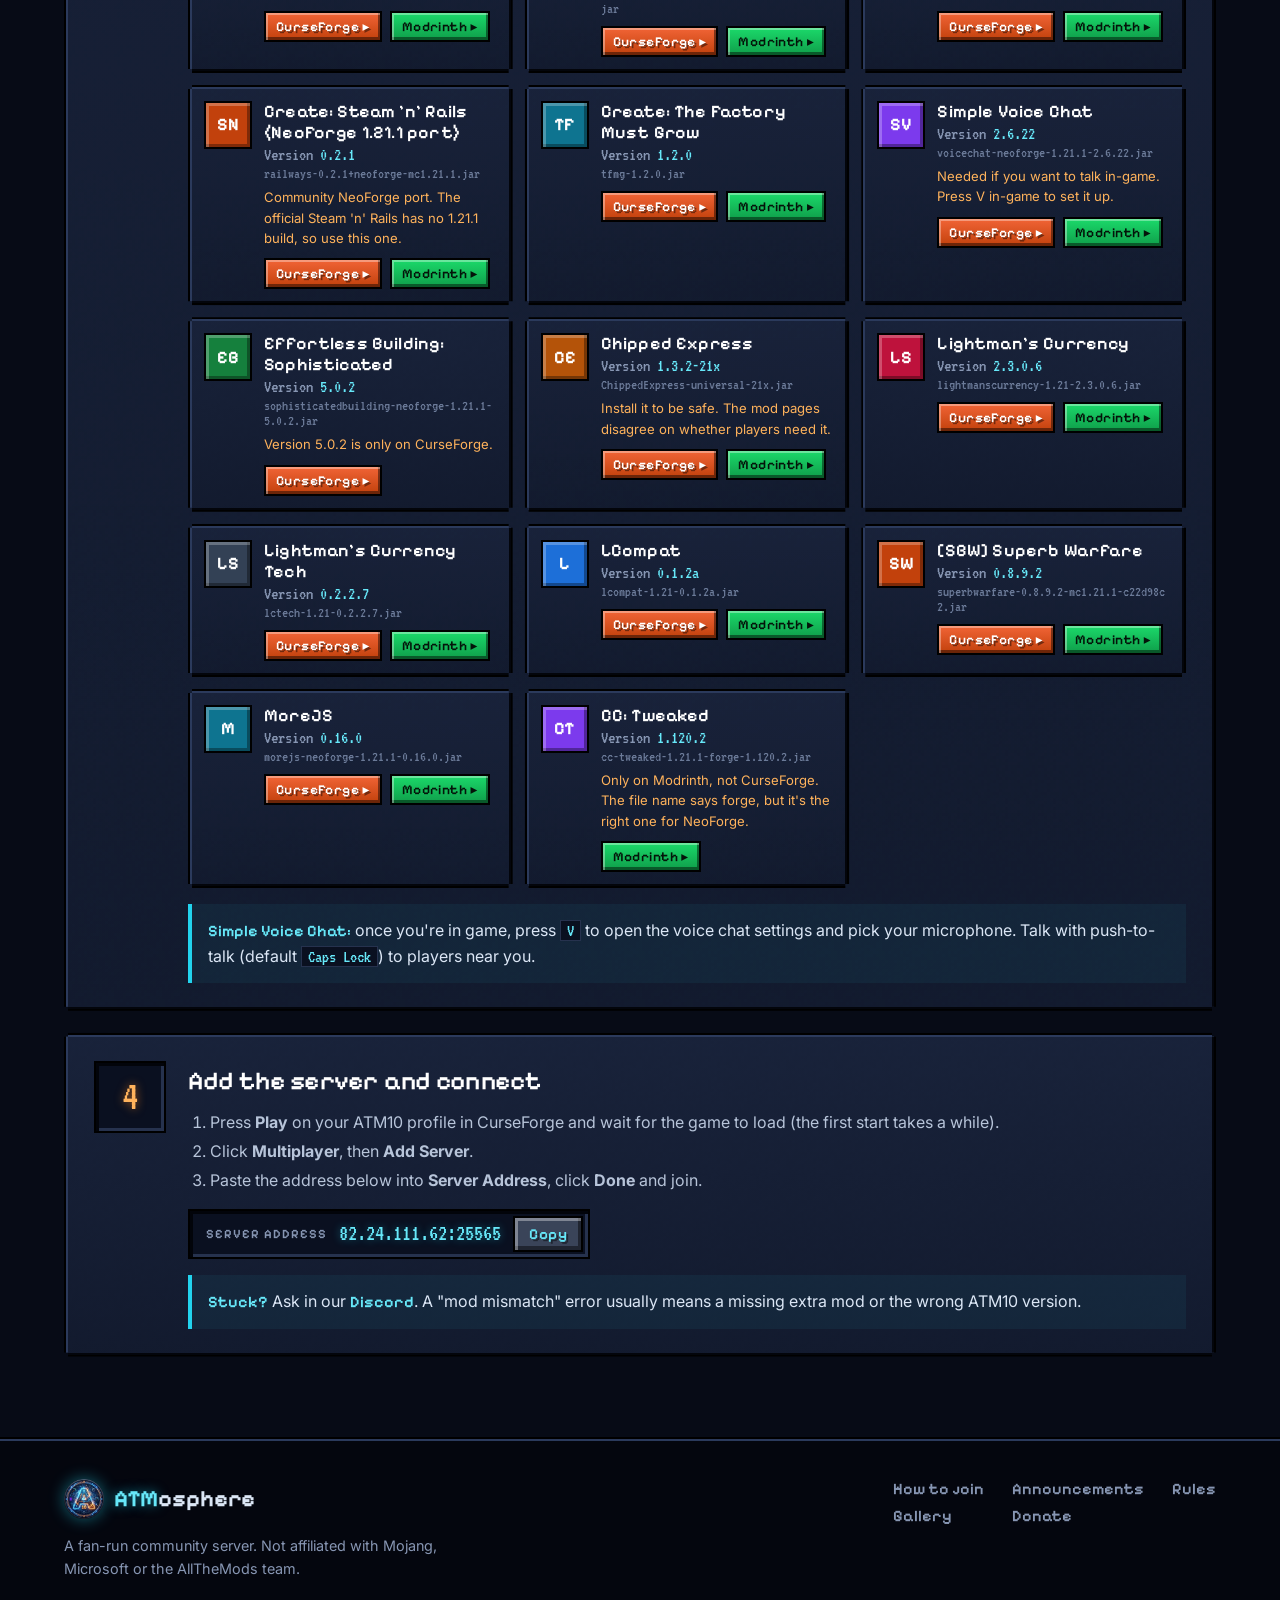
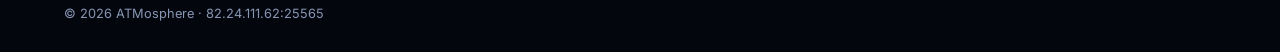
<file: site/join.html>
<!DOCTYPE html>
<html lang="en">
<head>
<meta charset="utf-8">
<meta name="viewport" content="width=device-width, initial-scale=1">
<title>How to join · ATMosphere</title>
<meta name="description" content="ATMosphere, an AllTheMods 10 community Minecraft server.">
<link rel="icon" href="assets/atmosphere-logo-128.png">
<link rel="preconnect" href="https://fonts.googleapis.com">
<link rel="preconnect" href="https://fonts.gstatic.com" crossorigin>
<link href="https://fonts.googleapis.com/css2?family=Pixelify+Sans:wght@500;600;700&family=VT323&family=Inter:wght@400;500;600&display=swap" rel="stylesheet">
<link rel="stylesheet" href="css/style.css?v=ad934691">
</head>
<body data-page="join">
<div class="mock-banner" id="placeholder-banner" hidden></div>

<header class="topbar">
  <div class="wrap topbar-inner">
    <a href="index.html" class="brand">
      <img src="assets/atmosphere-logo-128.webp" alt="" width="40" height="40">
      <span><span class="atm">ATM</span>osphere</span>
    </a>
    <input type="checkbox" id="navtoggle" class="navtoggle" aria-label="Menu">
    <label for="navtoggle" class="burger" aria-hidden="true"><span></span><span></span><span></span></label>
    <nav class="nav hotbar" aria-label="Main">
      <a href="index.html" class="slot">Home</a>
      <a href="join.html" class="slot active">How to join</a>
      <a href="announcements.html" class="slot">Announcements</a>
      <a href="rules.html" class="slot">Rules</a>
      <a href="gallery.html" class="slot">Gallery</a>
      <a href="donate.html" class="mc-btn mc-btn-orange nav-donate">Donate</a>
    </nav>
  </div>
</header>
<main>
  <section class="page-hero"><div class="wrap">
    <p class="crumb"><a href="index.html">Home</a> / How to join</p>
    <h1>How to <span class="hl">join</span></h1>
    <p>Four steps and you're in. It takes about 15 minutes, most of it waiting for downloads.</p>
  </div></section>

  <section class="wrap">
    <ol class="steps" style="list-style:none">
      <li class="panel step">
        <div class="mc-slot step-num">1</div>
        <div>
          <h2>Install the CurseForge app</h2>
          <p>CurseForge is a free launcher that installs modpacks for you. Download it, install it and sign in with your Minecraft (Microsoft) account when it asks.</p>
          <div class="actions">
            <a href="https://www.curseforge.com/download/app" data-cfg-href="curseforge_app_url" target="_blank" rel="noopener" class="mc-btn mc-btn-cf">Get CurseForge ▸</a>
          </div>
        </div>
      </li>

      <li class="panel step">
        <div class="mc-slot step-num">2</div>
        <div>
          <h2>Install All the Mods 10</h2>
          <p>In CurseForge, search for <b>All the Mods 10</b> and install it. Pick the <b>same version as the server</b>, otherwise you can't connect.</p>
          <div class="actions">
            <span class="chip">Server version: <span data-cfg-text="modpack.short">ATM10</span> <span data-cfg-text="modpack.version">8.3</span></span>
            <span class="chip">Minecraft <span data-cfg-text="minecraft_version">1.21.1</span> · NeoForge <span data-cfg-text="neoforge_version">21.1.259</span></span>
          </div>
          <div class="actions">
            <a href="https://www.curseforge.com/minecraft/modpacks/all-the-mods-10" data-cfg-href="modpack.curseforge_url" target="_blank" rel="noopener" class="mc-btn mc-btn-cyan">ATM10 on CurseForge ▸</a>
            <a href="https://www.curseforge.com/minecraft/modpacks/all-the-mods-10/files/all" data-cfg-href="modpack.curseforge_files_url" target="_blank" rel="noopener" class="link">All versions ▸</a>
          </div>
          <div class="tip"><b>Picking a version:</b> on the modpack page in CurseForge, click the version dropdown next to Install and choose the server's version. ATM10 is big, so give it extra RAM in CurseForge settings (we recommend up to 10 GB max).</div>
        </div>
      </li>

      <li class="panel step" id="mods">
        <div class="mc-slot step-num">3</div>
        <div>
          <h2>Add the extra mods</h2>
          <p>Our server runs a few mods on top of ATM10. You need <b>all of them, at exactly these versions</b>. Each button below opens the right file on CurseForge (or Modrinth).</p>
          <div class="tip orange"><b>Quick way to add them all:</b> download every file below, then in CurseForge open your ATM10 profile, click the <span class="kbd">⋮</span> menu and choose <b>Open Folder</b>. Open the <span class="kbd">mods</span> folder and drop all the downloaded <span class="kbd">.jar</span> files in there. Don't rename them.</div>
          <div class="mods-head">
            <span class="mods-count" id="mods-count">Loading mods…</span>
            <span class="muted small">For <span data-cfg-text="modpack.short">ATM10</span> · Minecraft <span data-cfg-text="minecraft_version">1.21.1</span> · NeoForge</span>
          </div>
          <div class="mods-grid" id="mods-grid"></div>
          <div class="tip"><b>Simple Voice Chat:</b> once you're in game, press <span class="kbd">V</span> to open the voice chat settings and pick your microphone. Talk with push-to-talk (default <span class="kbd">Caps Lock</span>) to players near you.</div>
        </div>
      </li>

      <li class="panel step">
        <div class="mc-slot step-num">4</div>
        <div>
          <h2>Add the server and connect</h2>
          <ol>
            <li>Press <b>Play</b> on your ATM10 profile in CurseForge and wait for the game to load (the first start takes a while).</li>
            <li>Click <b>Multiplayer</b>, then <b>Add Server</b>.</li>
            <li>Paste the address below into <b>Server Address</b>, click <b>Done</b> and join.</li>
          </ol>
          <div class="actions">
            <div class="ip-box">
              <span class="ip-label">Server address</span>
              <code data-cfg-text="server_address">82.24.111.62:25565</code>
              <button type="button" class="mc-btn mc-btn-stone small" data-copy="server_address">Copy</button>
            </div>
          </div>
          <div class="tip"><b>Stuck?</b> Ask in our <a class="link" href="https://discord.gg/n6RMet9ge8" data-cfg-href="discord_invite" target="_blank" rel="noopener">Discord</a>. A "mod mismatch" error usually means a missing extra mod or the wrong ATM10 version.</div>
        </div>
      </li>
    </ol>
  </section>
</main>
<footer class="footer">
  <div class="wrap footer-inner">
    <div>
      <a href="index.html" class="brand">
        <img src="assets/atmosphere-logo-128.webp" alt="" width="40" height="40">
        <span><span class="atm">ATM</span>osphere</span>
      </a>
      <p class="muted">A fan-run community server. Not affiliated with Mojang, Microsoft or the AllTheMods team.</p>
    </div>
    <nav class="footer-nav" aria-label="Footer">
      <a href="join.html">How to join</a><a href="announcements.html">Announcements</a>
      <a href="rules.html">Rules</a><a href="gallery.html">Gallery</a><a href="donate.html">Donate</a>
    </nav>
  </div>
  <div class="wrap muted small">© <span data-year>2026</span> ATMosphere · <span data-cfg-text="server_address">82.24.111.62:25565</span></div>
</footer>
<script src="js/common.js?v=1c271dff"></script>
<script src="js/join.js?v=75e8bf85"></script>
</body>
</html>
</file>
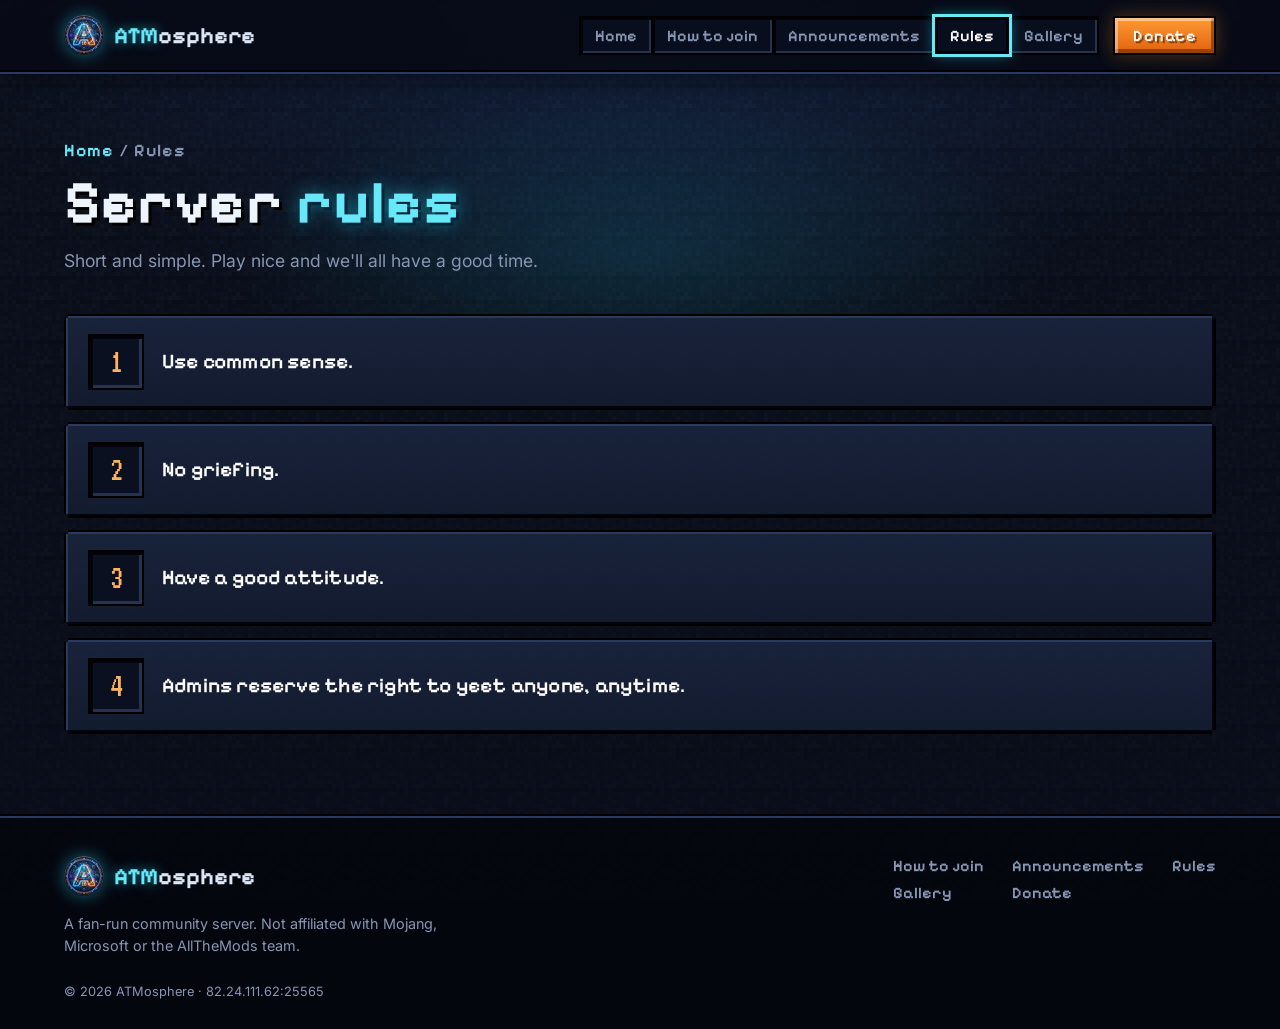
<file: site/rules.html>
<!DOCTYPE html>
<html lang="en">
<head>
<meta charset="utf-8">
<meta name="viewport" content="width=device-width, initial-scale=1">
<title>Rules · ATMosphere</title>
<meta name="description" content="ATMosphere, an AllTheMods 10 community Minecraft server.">
<link rel="icon" href="assets/atmosphere-logo-128.png">
<link rel="preconnect" href="https://fonts.googleapis.com">
<link rel="preconnect" href="https://fonts.gstatic.com" crossorigin>
<link href="https://fonts.googleapis.com/css2?family=Pixelify+Sans:wght@500;600;700&family=VT323&family=Inter:wght@400;500;600&display=swap" rel="stylesheet">
<link rel="stylesheet" href="css/style.css?v=ad934691">
</head>
<body data-page="rules">
<div class="mock-banner" id="placeholder-banner" hidden></div>

<header class="topbar">
  <div class="wrap topbar-inner">
    <a href="index.html" class="brand">
      <img src="assets/atmosphere-logo-128.webp" alt="" width="40" height="40">
      <span><span class="atm">ATM</span>osphere</span>
    </a>
    <input type="checkbox" id="navtoggle" class="navtoggle" aria-label="Menu">
    <label for="navtoggle" class="burger" aria-hidden="true"><span></span><span></span><span></span></label>
    <nav class="nav hotbar" aria-label="Main">
      <a href="index.html" class="slot">Home</a>
      <a href="join.html" class="slot">How to join</a>
      <a href="announcements.html" class="slot">Announcements</a>
      <a href="rules.html" class="slot active">Rules</a>
      <a href="gallery.html" class="slot">Gallery</a>
      <a href="donate.html" class="mc-btn mc-btn-orange nav-donate">Donate</a>
    </nav>
  </div>
</header>
<main>
  <section class="page-hero"><div class="wrap">
    <p class="crumb"><a href="index.html">Home</a> / Rules</p>
    <h1>Server <span class="hl">rules</span></h1>
    <p>Short and simple. Play nice and we'll all have a good time.</p>
  </div></section>
  <section class="wrap">
    <ol class="rules" id="rules"><li class="panel state-msg">Loading rules…</li></ol>
  </section>
</main>
<footer class="footer">
  <div class="wrap footer-inner">
    <div>
      <a href="index.html" class="brand">
        <img src="assets/atmosphere-logo-128.webp" alt="" width="40" height="40">
        <span><span class="atm">ATM</span>osphere</span>
      </a>
      <p class="muted">A fan-run community server. Not affiliated with Mojang, Microsoft or the AllTheMods team.</p>
    </div>
    <nav class="footer-nav" aria-label="Footer">
      <a href="join.html">How to join</a><a href="announcements.html">Announcements</a>
      <a href="rules.html">Rules</a><a href="gallery.html">Gallery</a><a href="donate.html">Donate</a>
    </nav>
  </div>
  <div class="wrap muted small">© <span data-year>2026</span> ATMosphere · <span data-cfg-text="server_address">82.24.111.62:25565</span></div>
</footer>
<script src="js/common.js?v=1c271dff"></script>
<script src="js/rules.js?v=211ac7b7"></script>
</body>
</html>
</file>
<file: site/css/style.css>
:root{
  --bg:#070b16; --bg2:#0c1324; --panel:#121a2e; --panel2:#18223a;
  --edge-hi:#2b3a5c; --edge-lo:#03050b;
  --text:#dbe6f5; --muted:#8796b3;
  --cyan:#22d3ee; --cyan-bright:#67e8f9; --blue:#3b82f6; --blue-deep:#1e3a8a;
  --orange:#ff8a1f; --orange-deep:#c2410c; --orange-bright:#ffb35c;
  --discord:#5865f2;
  --px:4px; /* one "pixel" of the blocky style */
  --pixel:"Pixelify Sans",system-ui,sans-serif;
}
*{box-sizing:border-box;margin:0;padding:0}
body{
  font-family:Inter,system-ui,sans-serif;color:var(--text);line-height:1.55;
  background-color:var(--bg);
  background-image:
    radial-gradient(ellipse 80% 50% at 50% 0%,rgba(59,130,246,.16),transparent 70%),
    linear-gradient(rgba(7,11,22,.72),rgba(7,11,22,.86)),
    url(../assets/block-tile.png);
  background-size:auto,auto,64px 64px;
  image-rendering:pixelated;
  background-attachment:fixed;
}
img{image-rendering:auto}
a{color:inherit;text-decoration:none}
.wrap{max-width:1200px;margin:0 auto;padding:0 24px}
h1,h2,h3{font-family:var(--pixel);font-weight:600;letter-spacing:.01em}
h2{font-size:1.7rem}
.muted{color:var(--muted)} .small{font-size:.8rem}
.atm{color:var(--cyan-bright);text-shadow:0 0 12px rgba(34,211,238,.6)}

.mock-banner{background:repeating-linear-gradient(45deg,#2a1606 0 12px,#341c08 12px 24px);color:var(--orange-bright);
  text-align:center;font:600 .85rem/1 var(--pixel);letter-spacing:.12em;text-transform:uppercase;padding:7px;border-bottom:2px solid #000}

/* ---------- Minecraft-style buttons (hard pixel bevel) ---------- */
.mc-btn{--face:#5a6378;--hi:rgba(255,255,255,.35);--lo:rgba(0,0,0,.45);
  display:inline-flex;align-items:center;justify-content:center;gap:8px;
  font:600 1.05rem var(--pixel);letter-spacing:.03em;color:#fff;text-shadow:2px 2px 0 rgba(0,0,0,.45);
  padding:11px 22px;border:2px solid #000;border-radius:0;cursor:pointer;background:var(--face);
  box-shadow:inset 3px 3px 0 var(--hi),inset -3px -4px 0 var(--lo);transition:filter .12s,transform .05s}
.mc-btn:hover{filter:brightness(1.15)}
.mc-btn:active{transform:translateY(1px);box-shadow:inset 3px 3px 0 var(--lo),inset -3px -3px 0 var(--hi)}
.mc-btn.big{font-size:1.2rem;padding:14px 28px}
.mc-btn.small{font-size:.95rem;padding:7px 14px}
.mc-btn-cyan{--face:linear-gradient(180deg,#22b8e0,#1d6fd8);color:#fff;box-shadow:inset 3px 3px 0 rgba(255,255,255,.4),inset -3px -4px 0 rgba(0,0,40,.45),0 0 22px rgba(34,211,238,.35)}
.mc-btn-orange{--face:linear-gradient(180deg,#ff9a33,#e0620f);box-shadow:inset 3px 3px 0 rgba(255,255,255,.4),inset -3px -4px 0 rgba(60,20,0,.45),0 0 18px rgba(255,138,31,.3)}
.mc-btn-stone{--face:#3a4459;color:var(--cyan-bright)}
.mc-btn-discord{--face:var(--discord)}

/* ---------- Panels with stepped pixel corners ---------- */
.panel{
  position:relative;background:
    linear-gradient(180deg,rgba(24,34,58,.94),rgba(18,26,46,.96)),
    url(../assets/panel-tile.png);
  background-size:auto,48px 48px;
  border:2px solid #000;
  box-shadow:inset 2px 2px 0 var(--edge-hi),inset -2px -2px 0 var(--edge-lo),0 10px 28px rgba(0,0,0,.45);
  clip-path:polygon(0 var(--px),var(--px) var(--px),var(--px) 0,calc(100% - var(--px)) 0,calc(100% - var(--px)) var(--px),100% var(--px),
    100% calc(100% - var(--px)),calc(100% - var(--px)) calc(100% - var(--px)),calc(100% - var(--px)) 100%,var(--px) 100%,var(--px) calc(100% - var(--px)),0 calc(100% - var(--px)));
}

/* inventory slot */
.mc-slot{background:#0a1020;border:2px solid #000;
  box-shadow:inset 3px 3px 0 #02040a,inset -3px -3px 0 #26324e}

/* ---------- Top bar with hotbar menu ---------- */
.topbar{position:sticky;top:0;z-index:10;background:rgba(7,11,22,.9);backdrop-filter:blur(8px);
  border-bottom:2px solid #000;box-shadow:0 2px 0 var(--edge-hi),0 8px 24px rgba(0,0,0,.5)}
.topbar-inner{display:flex;align-items:center;justify-content:space-between;height:70px}
.brand{display:inline-flex;align-items:center;gap:10px;font:700 1.45rem var(--pixel)}
.brand img{width:40px;height:40px;filter:drop-shadow(0 0 8px rgba(34,211,238,.45))}
.hotbar{display:flex;align-items:center;gap:0}
.hotbar .slot{font:600 1rem var(--pixel);color:var(--muted);padding:8px 14px;
  background:rgba(10,16,32,.85);border:2px solid #000;margin-left:-2px;
  box-shadow:inset 2px 2px 0 #02040a,inset -2px -2px 0 #26324e;transition:color .12s}
.hotbar .slot:hover{color:var(--text)}
.hotbar .slot.active{color:#fff;position:relative;z-index:1;
  outline:3px solid var(--cyan-bright);outline-offset:-1px;box-shadow:0 0 14px rgba(34,211,238,.5),inset 0 0 0 2px #000}
.nav-donate{margin-left:14px;padding:8px 18px;font-size:1rem}
.navtoggle,.burger{display:none}

/* ---------- Hero ---------- */
.hero{padding:72px 0 92px;position:relative;overflow:hidden;border-bottom:2px solid #000}
.hero::before{content:"";position:absolute;left:22%;top:50%;width:760px;height:760px;transform:translate(-50%,-50%);
  background:radial-gradient(circle,rgba(34,211,238,.18),rgba(59,130,246,.08) 40%,transparent 68%);pointer-events:none}
.hero::after{content:"";position:absolute;left:0;right:0;bottom:0;height:var(--px);
  background:repeating-linear-gradient(90deg,var(--orange) 0 16px,transparent 16px 32px);opacity:.55}
.hero-inner{position:relative;z-index:1;display:grid;grid-template-columns:auto 1fr;gap:56px;align-items:center}
.hero-logo img{width:300px;height:300px;display:block;filter:drop-shadow(0 0 28px rgba(34,211,238,.45)) drop-shadow(0 0 60px rgba(255,138,31,.15));
  animation:float 6s ease-in-out infinite}
@keyframes float{50%{transform:translateY(-8px)}}
.eyebrow{display:inline-flex;align-items:center;gap:10px;font:600 1rem var(--pixel);letter-spacing:.06em;color:var(--muted);
  padding:6px 14px;background:rgba(10,16,32,.8);border:2px solid #000;box-shadow:inset 2px 2px 0 #26324e}
.pix-dot{width:8px;height:8px;background:var(--orange);box-shadow:0 0 8px var(--orange)}
.logo{font:700 clamp(3.2rem,7.5vw,6.4rem)/1 var(--pixel);margin:18px 0 14px;color:#eef4fc;
  text-shadow:4px 4px 0 #000,0 0 40px rgba(0,0,0,.6)}
.logo .atm{color:var(--cyan-bright);text-shadow:4px 4px 0 #04263a,0 0 20px rgba(34,211,238,.7),0 0 56px rgba(59,130,246,.45)}
.tagline{max-width:560px;color:var(--muted);font-size:1.1rem}
.hero-actions{display:flex;align-items:center;gap:16px;margin-top:32px;flex-wrap:wrap}
.ip-box{display:flex;align-items:center;gap:12px;padding:5px 5px 5px 16px}
.ip-box{background:#0a1020;border:2px solid #000;box-shadow:inset 3px 3px 0 #02040a,inset -3px -3px 0 #26324e}
.ip-label{font:600 .8rem var(--pixel);letter-spacing:.08em;text-transform:uppercase;color:var(--muted)}
.ip-box code{font:1.45rem/1 VT323,monospace;color:var(--cyan-bright);text-shadow:0 0 8px rgba(34,211,238,.45)}

/* ---------- Status ---------- */
.status-section{margin-top:-44px;position:relative;z-index:2}
.status{padding:22px 26px}
.panel-head,.section-head{display:flex;align-items:center;justify-content:space-between;gap:12px}
.panel-head h2{font-size:1.25rem;color:var(--muted);letter-spacing:.06em}
.status-grid{display:grid;grid-template-columns:repeat(4,1fr);gap:12px;margin-top:16px}
.stat{padding:14px 16px}
.stat-label{display:block;font:600 .8rem var(--pixel);letter-spacing:.12em;text-transform:uppercase;color:var(--muted)}
.stat-value{display:flex;align-items:baseline;gap:10px;font:2.1rem/1.1 VT323,monospace;margin-top:4px;color:#fff}
.stat-value small{font-size:1.25rem;color:var(--muted)}
.lamp{width:14px;height:14px;flex:none;align-self:center;background:var(--orange);border:2px solid #000;
  box-shadow:inset 2px 2px 0 var(--orange-bright),0 0 10px var(--orange),0 0 22px rgba(255,138,31,.55);animation:pulse 2.4s infinite}
@keyframes pulse{50%{box-shadow:inset 2px 2px 0 var(--orange-bright),0 0 4px var(--orange),0 0 10px rgba(255,138,31,.3)}}
/* XP-bar style meter */
.xpbar{height:12px;margin-top:8px;background:#05080f;border:2px solid #000;position:relative;overflow:hidden}
.xpbar>div{height:100%;background:linear-gradient(180deg,var(--cyan-bright) 0 40%,var(--cyan) 40% 70%,var(--blue) 70%);box-shadow:0 0 10px rgba(34,211,238,.7)}
.xpbar::after{content:"";position:absolute;inset:0;background:repeating-linear-gradient(90deg,transparent 0 calc(10% - 2px),#000 calc(10% - 2px) 10%)}

.tag{font:600 .8rem var(--pixel);letter-spacing:.06em;padding:2px 9px;border:2px solid}
.tag-cyan{color:var(--cyan-bright);border-color:rgba(34,211,238,.45);background:rgba(34,211,238,.08)}
.tag-orange{color:var(--orange-bright);border-color:rgba(255,138,31,.5);background:rgba(255,138,31,.1)}

/* ---------- News ---------- */
.news{margin-top:64px}
.section-head h2::before{content:"";display:inline-block;width:12px;height:12px;background:var(--orange);margin-right:12px;
  box-shadow:0 0 8px var(--orange);vertical-align:2px}
.cards{display:grid;grid-template-columns:repeat(3,1fr);gap:20px;margin-top:20px}
.card{padding:22px;display:flex;flex-direction:column;gap:10px}
.card::before{content:"";position:absolute;top:2px;left:2px;right:2px;height:var(--px);background:linear-gradient(90deg,var(--cyan),var(--blue) 60%,transparent)}
.card:hover{filter:brightness(1.08)}
.card-meta{display:flex;justify-content:space-between;align-items:center;font-size:.85rem;color:var(--muted)}
.card h3{font-size:1.35rem;line-height:1.2;color:#fff}
.card p{color:var(--muted);font-size:.95rem;flex:1}
.link{font:600 1rem var(--pixel);color:var(--cyan-bright)}
.link:hover{color:var(--orange-bright)}

/* ---------- CTA ---------- */
.cta-strip{margin-top:64px;display:grid;grid-template-columns:1fr auto 1fr;gap:28px;padding:30px}
.cta{display:flex;flex-direction:column;align-items:flex-start;gap:8px}
.cta h3{font-size:1.5rem}
.cta p{color:var(--muted);margin-bottom:8px}
.cta-divider{width:4px;background:repeating-linear-gradient(180deg,var(--edge-hi) 0 8px,transparent 8px 16px)}

/* ---------- Footer ---------- */
.footer{margin-top:80px;padding:40px 0 28px;border-top:2px solid #000;box-shadow:inset 0 2px 0 var(--edge-hi);background:rgba(3,5,11,.75)}
.footer-inner{display:flex;justify-content:space-between;gap:32px;flex-wrap:wrap;margin-bottom:24px}
.footer-inner p{max-width:420px;margin-top:10px;font-size:.9rem}
.footer-nav{display:grid;grid-template-columns:repeat(3,auto);gap:8px 28px;align-content:start}
.footer-nav a{color:var(--muted);font:600 1rem var(--pixel)}
.footer-nav a:hover{color:var(--cyan-bright)}

/* ---------- Responsive ---------- */
@media (max-width:1100px){
  .burger{display:flex;flex-direction:column;gap:5px;cursor:pointer;padding:8px}
  .burger span{width:24px;height:3px;background:var(--text)}
  .nav{display:none;position:absolute;top:70px;left:0;right:0;flex-direction:column;align-items:stretch;background:var(--bg2);
    border-bottom:2px solid #000;padding:12px 24px 20px}
  .navtoggle:checked~.nav{display:flex}
  .hotbar .slot{margin:-2px 0 0}
  .nav-donate{margin:12px 0 0}
}
@media (max-width:980px){
  .hero-inner{grid-template-columns:1fr;text-align:center;gap:24px}
  .hero::before{left:50%;top:30%}
  .hero-logo img{width:220px;height:220px;margin:0 auto}
  .tagline{margin:0 auto}
  .hero-actions{justify-content:center}
  .status-grid{grid-template-columns:repeat(2,1fr)}
  .cards{grid-template-columns:1fr}
}
@media (max-width:600px){
  .wrap{padding:0 16px}
  .mock-banner{font-size:.7rem;letter-spacing:.06em}
  .brand{font-size:1.25rem}
  .brand img{width:34px;height:34px}
  .hero{padding:36px 0 72px}
  .hero-logo img{width:180px;height:180px}
  .eyebrow{font-size:.78rem;letter-spacing:.03em}
  .hero-actions{flex-direction:column;align-items:stretch}
  .ip-box{justify-content:space-between}
  .ip-label{display:none}
  .status{padding:18px}
  .stat{padding:12px}
  .stat-value{font-size:1.8rem}
  .cta-strip{grid-template-columns:1fr;padding:22px}
  .cta-divider{width:auto;height:4px;background:repeating-linear-gradient(90deg,var(--edge-hi) 0 8px,transparent 8px 16px)}
  .cta .mc-btn{align-self:stretch}
  .footer-nav{grid-template-columns:repeat(2,auto)}
}

/* review fixes */
.hero{border-bottom:0}
.hero::after{display:none}
body{background-image:
    radial-gradient(ellipse 80% 50% at 50% 0%,rgba(59,130,246,.16),transparent 70%),
    linear-gradient(rgba(7,11,22,.55),rgba(7,11,22,.78)),
    url(../assets/block-tile.png)}
.news .section-head{padding-top:28px;background:repeating-linear-gradient(90deg,rgba(255,138,31,.5) 0 16px,transparent 16px 32px) top/100% 4px no-repeat}
@media (max-width:600px){.cta .mc-btn{font-size:.95rem;padding:11px 12px;white-space:nowrap}}

/* =================== Full-site components =================== */
[hidden]{display:none!important}
.mock-banner.hide{display:none}
.nav-donate.active{outline:3px solid var(--cyan-bright);outline-offset:1px}
main{min-height:50vh}

/* inner page header */
.page-hero{padding:56px 0 40px;position:relative;overflow:hidden}
.page-hero::before{content:"";position:absolute;left:50%;top:0;width:900px;height:360px;transform:translateX(-50%);
  background:radial-gradient(ellipse,rgba(34,211,238,.13),transparent 65%);pointer-events:none}
.page-hero .wrap{position:relative}
.page-hero h1{font:700 clamp(2.4rem,5vw,3.8rem)/1.05 var(--pixel);color:#eef4fc;text-shadow:3px 3px 0 #000}
.page-hero h1 .hl{color:var(--cyan-bright);text-shadow:3px 3px 0 #04263a,0 0 18px rgba(34,211,238,.55)}
.page-hero p{color:var(--muted);font-size:1.1rem;max-width:680px;margin-top:12px}
.crumb{font:600 .9rem var(--pixel);color:var(--muted);margin-bottom:10px;letter-spacing:.04em}
.crumb a{color:var(--cyan-bright)}
.section{margin-top:40px}
.notice{display:flex;gap:12px;align-items:flex-start;padding:14px 18px;background:rgba(255,138,31,.08);border:2px solid rgba(255,138,31,.45);color:var(--text)}
.notice strong{font-family:var(--pixel);color:var(--orange-bright)}
.state-msg{padding:28px;text-align:center;color:var(--muted);font-family:var(--pixel);font-size:1.1rem}

/* status unavailable */
.lamp.off{background:#4b5568;box-shadow:inset 2px 2px 0 #6b7690;animation:none}
.lamp.down{background:#ef4444;box-shadow:inset 2px 2px 0 #fca5a5,0 0 10px #ef4444;animation:none}
.status-updated{margin-top:12px;font-size:.8rem;color:var(--muted)}

/* feed (news / announcements) */
.feed{display:flex;flex-direction:column;gap:18px}
.post{padding:24px 28px}
.post::before{content:"";position:absolute;top:2px;left:2px;right:2px;height:var(--px);background:linear-gradient(90deg,var(--cyan),var(--blue) 60%,transparent)}
.feed.ann .post::before{background:linear-gradient(90deg,var(--orange),var(--orange-deep) 60%,transparent)}
.post h2{font-size:1.5rem;line-height:1.2;margin:10px 0 8px;color:#fff;text-transform:none}
.post .body p{color:#b7c4d9;margin-top:8px}
.post-meta{display:flex;gap:12px;align-items:center;flex-wrap:wrap;color:var(--muted);font-size:.88rem}
.post-foot{margin-top:14px}
.tag-ex{color:#fca5a5;border-color:rgba(239,68,68,.45);background:rgba(239,68,68,.08)}

/* how to join */
.steps{display:flex;flex-direction:column;gap:22px}
.step{display:grid;grid-template-columns:72px 1fr;gap:22px;padding:26px 28px}
.step-num{width:72px;height:72px;display:flex;align-items:center;justify-content:center;font:2.6rem/1 VT323,monospace;color:var(--orange-bright);
  text-shadow:0 0 10px rgba(255,138,31,.6)}
.step h2{font-size:1.6rem;text-transform:none;color:#fff}
.step p,.step li{color:#b7c4d9}
.step p{margin-top:8px}
.step ol,.step ul{margin:10px 0 0 22px}
.step li{margin-top:4px}
.step .actions{display:flex;gap:12px;flex-wrap:wrap;margin-top:16px;align-items:center}
.kbd{font:1.15rem VT323,monospace;padding:0 6px;background:#0a1020;border:1px solid #26324e;color:var(--cyan-bright)}
.chip{display:inline-block;font:600 .85rem var(--pixel);padding:2px 10px;border:2px solid var(--edge-hi);background:#0a1020;color:var(--text)}
.tip{margin-top:16px;padding:14px 16px;border-left:4px solid var(--cyan);background:rgba(34,211,238,.06)}
.tip.orange{border-left-color:var(--orange);background:rgba(255,138,31,.07)}
.tip b{font-family:var(--pixel);color:var(--cyan-bright);font-weight:600}
.tip.orange b{color:var(--orange-bright)}
.mods-head{display:flex;justify-content:space-between;align-items:center;gap:12px;margin-top:18px;flex-wrap:wrap}
.mods-count{font:1.4rem VT323,monospace;color:var(--cyan-bright)}
.mods-grid{display:grid;grid-template-columns:repeat(3,1fr);gap:12px;margin-top:12px}
.mod{display:grid;grid-template-columns:48px 1fr;gap:12px;padding:14px;align-items:start}
.mod-icon{width:48px;height:48px;display:flex;align-items:center;justify-content:center;font:700 1.1rem var(--pixel);color:#fff;
  border:2px solid #000;box-shadow:inset 3px 3px 0 rgba(255,255,255,.25),inset -3px -3px 0 rgba(0,0,0,.35)}
.mod h3{font-size:1.1rem;line-height:1.2;color:#fff}
.mod .ver{font:1.15rem VT323,monospace;color:var(--muted);margin-top:2px}
.mod .ver b{color:var(--cyan-bright);font-weight:400}
.mod .file{font:.95rem VT323,monospace;color:#6b7a98;word-break:break-all;margin-top:2px}
.mod .note{font-size:.82rem;color:var(--orange-bright);margin-top:6px}
.mod .btns{display:flex;gap:8px;flex-wrap:wrap;margin-top:10px}
.mc-btn.xs{font-size:.85rem;padding:5px 10px;border-width:2px;box-shadow:inset 2px 2px 0 rgba(255,255,255,.35),inset -2px -3px 0 rgba(0,0,0,.45)}
.mc-btn-cf{--face:linear-gradient(180deg,#f16436,#c2410c)}
.mc-btn-mr{--face:linear-gradient(180deg,#1bd96a,#0f9e4a);color:#04140a;text-shadow:none}
.hidden-mods{margin-top:14px;font-size:.88rem;color:var(--muted)}
.hidden-mods summary{cursor:pointer;font-family:var(--pixel);color:var(--text)}
.hidden-mods li{margin:6px 0 0 18px}

/* rules */
.rules{list-style:none;display:flex;flex-direction:column;gap:12px}
.rule{display:grid;grid-template-columns:56px 1fr;gap:18px;padding:18px 22px;align-items:center}
.rule .mc-slot{width:56px;height:56px;display:flex;align-items:center;justify-content:center;font:2.1rem VT323,monospace;color:var(--orange-bright)}
.rule h2{font-size:1.3rem;text-transform:none;color:#fff}
.rule p{color:#b7c4d9;margin-top:2px}

/* gallery */
.gallery{display:grid;grid-template-columns:repeat(3,1fr);gap:16px}
.shot{padding:8px;cursor:pointer;text-align:left;color:inherit;font:inherit;width:100%}
.shot img{display:block;width:100%;height:auto;aspect-ratio:16/9;object-fit:cover;border:2px solid #000;image-rendering:auto}
.shot:hover,.shot:focus-visible{filter:brightness(1.12);outline:none}
.shot:focus-visible{box-shadow:0 0 0 3px var(--cyan-bright)}
.shot .cap{padding:10px 6px 4px}
.shot .cap h3{font-size:1.05rem;color:#fff}
.shot .cap p{font-size:.85rem;color:var(--muted);margin-top:2px}
.lightbox{position:fixed;inset:0;z-index:100;background:rgba(3,5,11,.92);display:flex;align-items:center;justify-content:center;padding:24px}
.lightbox[hidden]{display:none}
.lb-inner{max-width:1100px;width:100%}
.lb-inner img{width:100%;max-height:75vh;object-fit:contain;border:2px solid #000;background:#000;box-shadow:0 0 40px rgba(34,211,238,.2)}
.lb-cap{display:flex;justify-content:space-between;gap:16px;align-items:center;margin-top:12px;flex-wrap:wrap}
.lb-cap h3{font-size:1.3rem}
.lb-cap p{color:var(--muted);font-size:.9rem}
.lb-close{position:absolute;top:16px;right:16px}
.lb-prev,.lb-next{position:absolute;top:50%;transform:translateY(-50%)}
.lb-prev{left:16px}.lb-next{right:16px}

/* donate */
.donate-grid{display:grid;grid-template-columns:1.2fr 1fr;gap:22px;align-items:stretch}
.donate-grid .panel{padding:28px}
.donate-grid h2{font-size:1.5rem;text-transform:none;color:#fff;margin-bottom:10px}
.donate-grid p{color:#b7c4d9}
.uses{list-style:none;margin-top:14px;display:flex;flex-direction:column;gap:10px}
.uses li{display:flex;gap:12px;align-items:flex-start;color:#b7c4d9}
.uses li::before{content:"";flex:none;width:12px;height:12px;margin-top:6px;background:var(--orange);box-shadow:0 0 8px var(--orange)}
.kofi-box{display:flex;flex-direction:column;align-items:center;justify-content:center;text-align:center;gap:14px}
.kofi-box img{width:140px;height:140px;filter:drop-shadow(0 0 22px rgba(34,211,238,.4))}
.mc-btn.huge{font-size:1.4rem;padding:18px 34px}

@media (max-width:980px){
  .mods-grid{grid-template-columns:repeat(2,1fr)}
  .gallery{grid-template-columns:repeat(2,1fr)}
  .donate-grid{grid-template-columns:1fr}
}
@media (max-width:600px){
  .page-hero{padding:36px 0 24px}
  .step{grid-template-columns:1fr;gap:10px;padding:20px}
  .step-num{width:56px;height:56px;font-size:2.1rem}
  .mods-grid,.gallery{grid-template-columns:1fr}
  .post{padding:20px}
  .rule{grid-template-columns:44px 1fr;gap:14px;padding:14px 16px}
  .rule .mc-slot{width:44px;height:44px;font-size:1.7rem}
  .donate-grid .panel{padding:20px}
  .mc-btn.huge{font-size:1.15rem;padding:16px 18px;align-self:stretch}
  .lb-prev,.lb-next{top:auto;bottom:16px;transform:none}
}
.donate-grid .panel:first-child{display:flex;flex-direction:column;justify-content:center}
.donate-grid #donate-intro{font-size:1.08rem;line-height:1.7}
@media (max-width:600px){
  .mod{grid-template-columns:36px 1fr;gap:10px;padding:12px}
  .mod-icon{width:36px;height:36px;font-size:.9rem}
  .mc-btn.xs{font-size:.8rem;padding:5px 8px}
}
.status-grid{grid-template-columns:repeat(4,minmax(0,1fr))}
@media (max-width:980px){.status-grid{grid-template-columns:repeat(2,minmax(0,1fr))}}
.stat-value{white-space:nowrap}
@media (max-width:600px){.stat{padding:12px 10px}.stat-value{font-size:1.6rem;gap:6px}.stat-value small{font-size:.95rem}}
/* --- Discord-rendered announcement bodies --- */
.post .body{color:#b7c4d9;overflow-wrap:anywhere}
.post .body>*+*{margin-top:8px}
.post .body p{margin-top:8px}
.post .body ul,.post .body ol{padding-left:1.4em;margin-top:8px}
.post .body li{margin:3px 0}
.post .body ul li::marker{color:var(--cyan)}
.post .body ol li::marker{color:var(--orange);font-family:"VT323",monospace;font-size:1.15em}
.post .body strong{color:#e6eefc}
.post .body h3,.post .body h4,.post .body h5{color:#fff;margin-top:14px;font-size:1.15rem;text-transform:none}
.post .body blockquote{border-left:4px solid var(--blue);padding:4px 0 4px 12px;color:#9fb0c9}
.post .body code{font-family:"VT323",monospace;font-size:1.1em;background:#0a1020;border:1px solid #22304d;padding:0 4px}
.post .body pre{background:#0a1020;border:2px solid #000;padding:10px 12px;overflow:auto}
.post .body pre code{border:0;padding:0;background:none}
.post .body small{color:var(--muted)}
.spoiler{background:#2a3550;color:transparent;cursor:pointer;border-radius:2px}
.spoiler.shown{background:#1a2338;color:inherit;cursor:auto}
.post-imgs{display:flex;flex-wrap:wrap;gap:10px;margin-top:14px}
.post-img img{display:block;max-width:100%;height:auto;max-height:420px;border:2px solid #000}
.lb-side{display:flex;align-items:center;gap:14px}
.lb-link[hidden]{display:none}
.lb-cap h3{overflow-wrap:anywhere}
.shot .cap h3{display:-webkit-box;-webkit-line-clamp:2;-webkit-box-orient:vertical;overflow:hidden;overflow-wrap:anywhere}
.card h3{overflow-wrap:anywhere}
@media (max-width:600px){.section-head{flex-wrap:wrap;gap:4px 12px}.section-head .link{white-space:nowrap}}

/* donate perks */
.perks-title{margin-top:22px}
.perks{list-style:none;display:flex;flex-direction:column;gap:10px;margin-top:10px;padding:0}
.perks li{display:flex;align-items:center;gap:14px;color:#dbe5f3}
.perks .mc-slot{width:40px;height:40px;flex:none;display:flex;align-items:center;justify-content:center;font:1.5rem VT323,monospace;color:var(--orange-bright)}
/* custom cursor: the ATM star (links and buttons keep the normal pointer) */
html,body{cursor:url("../assets/cursor-star.png") 16 16,auto}
a,button,[role="button"],label,summary,.mc-btn{cursor:pointer}
input,textarea{cursor:text}
</file>
